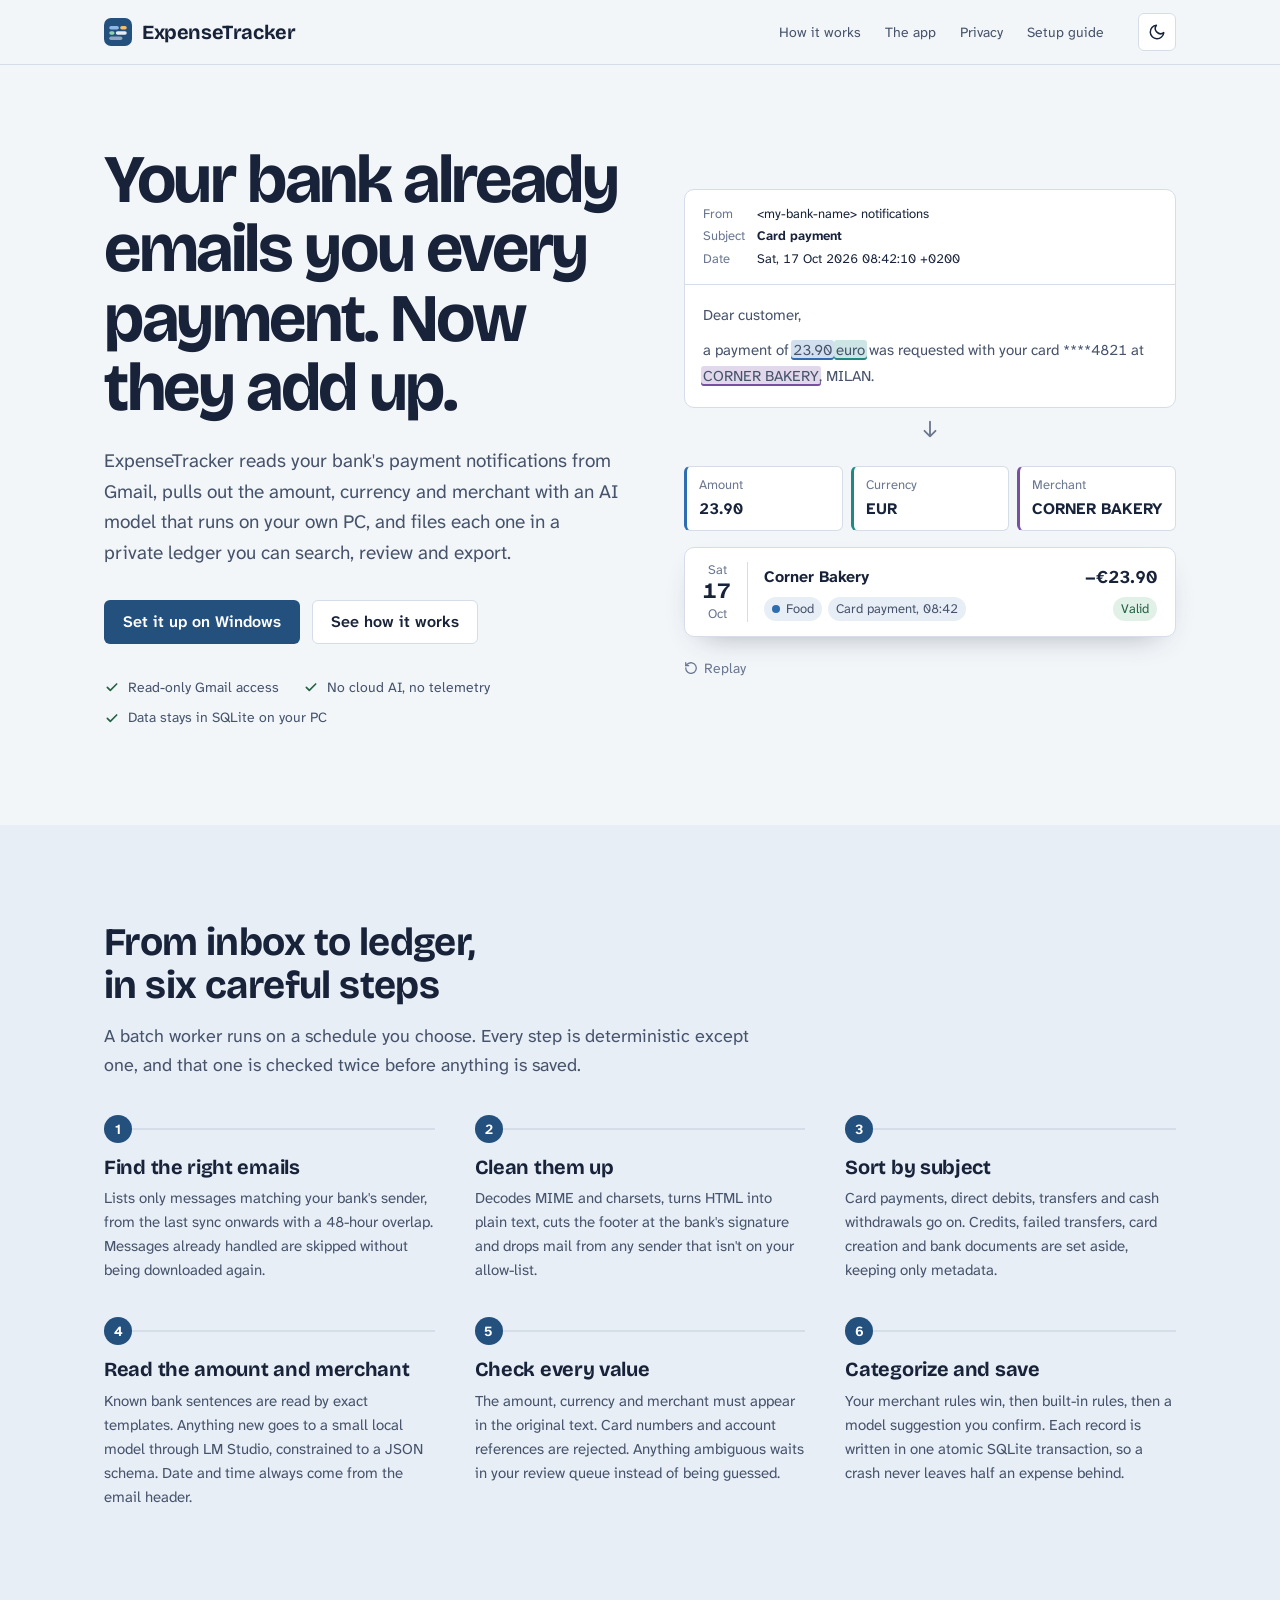
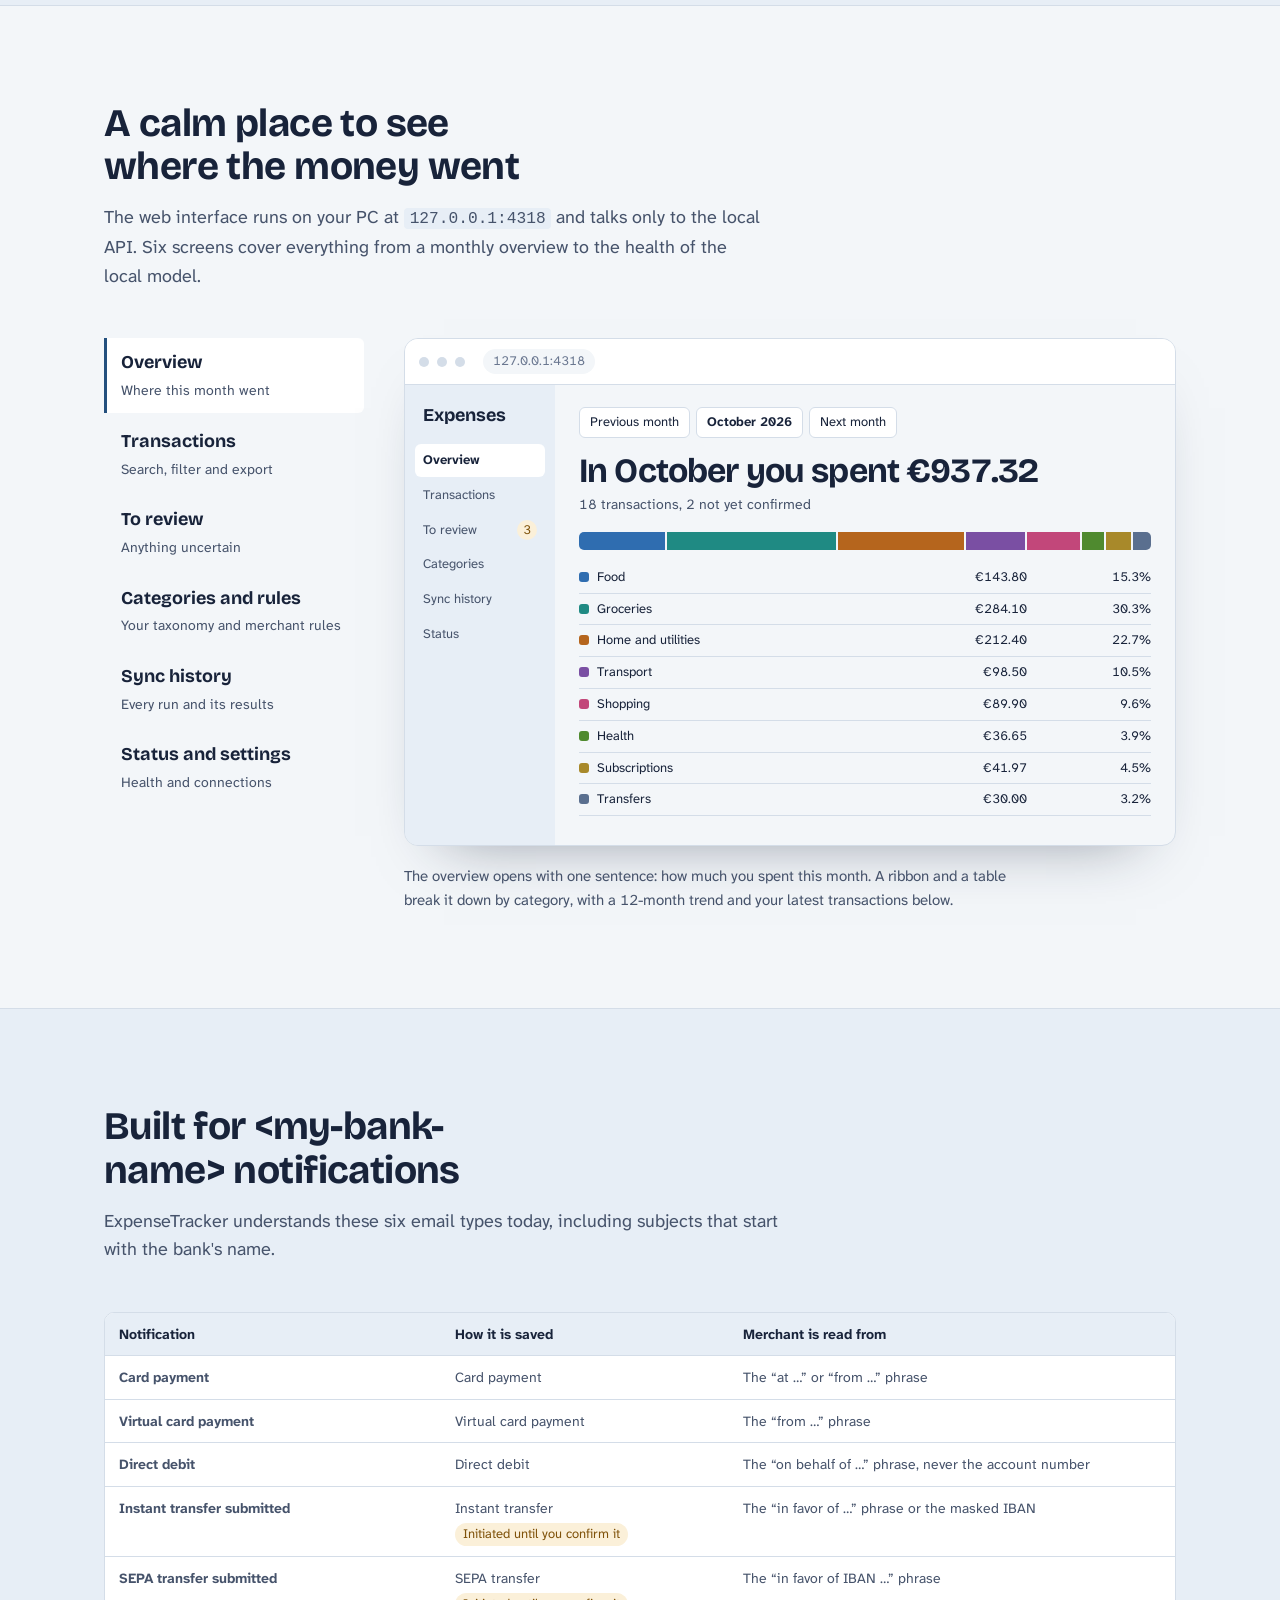
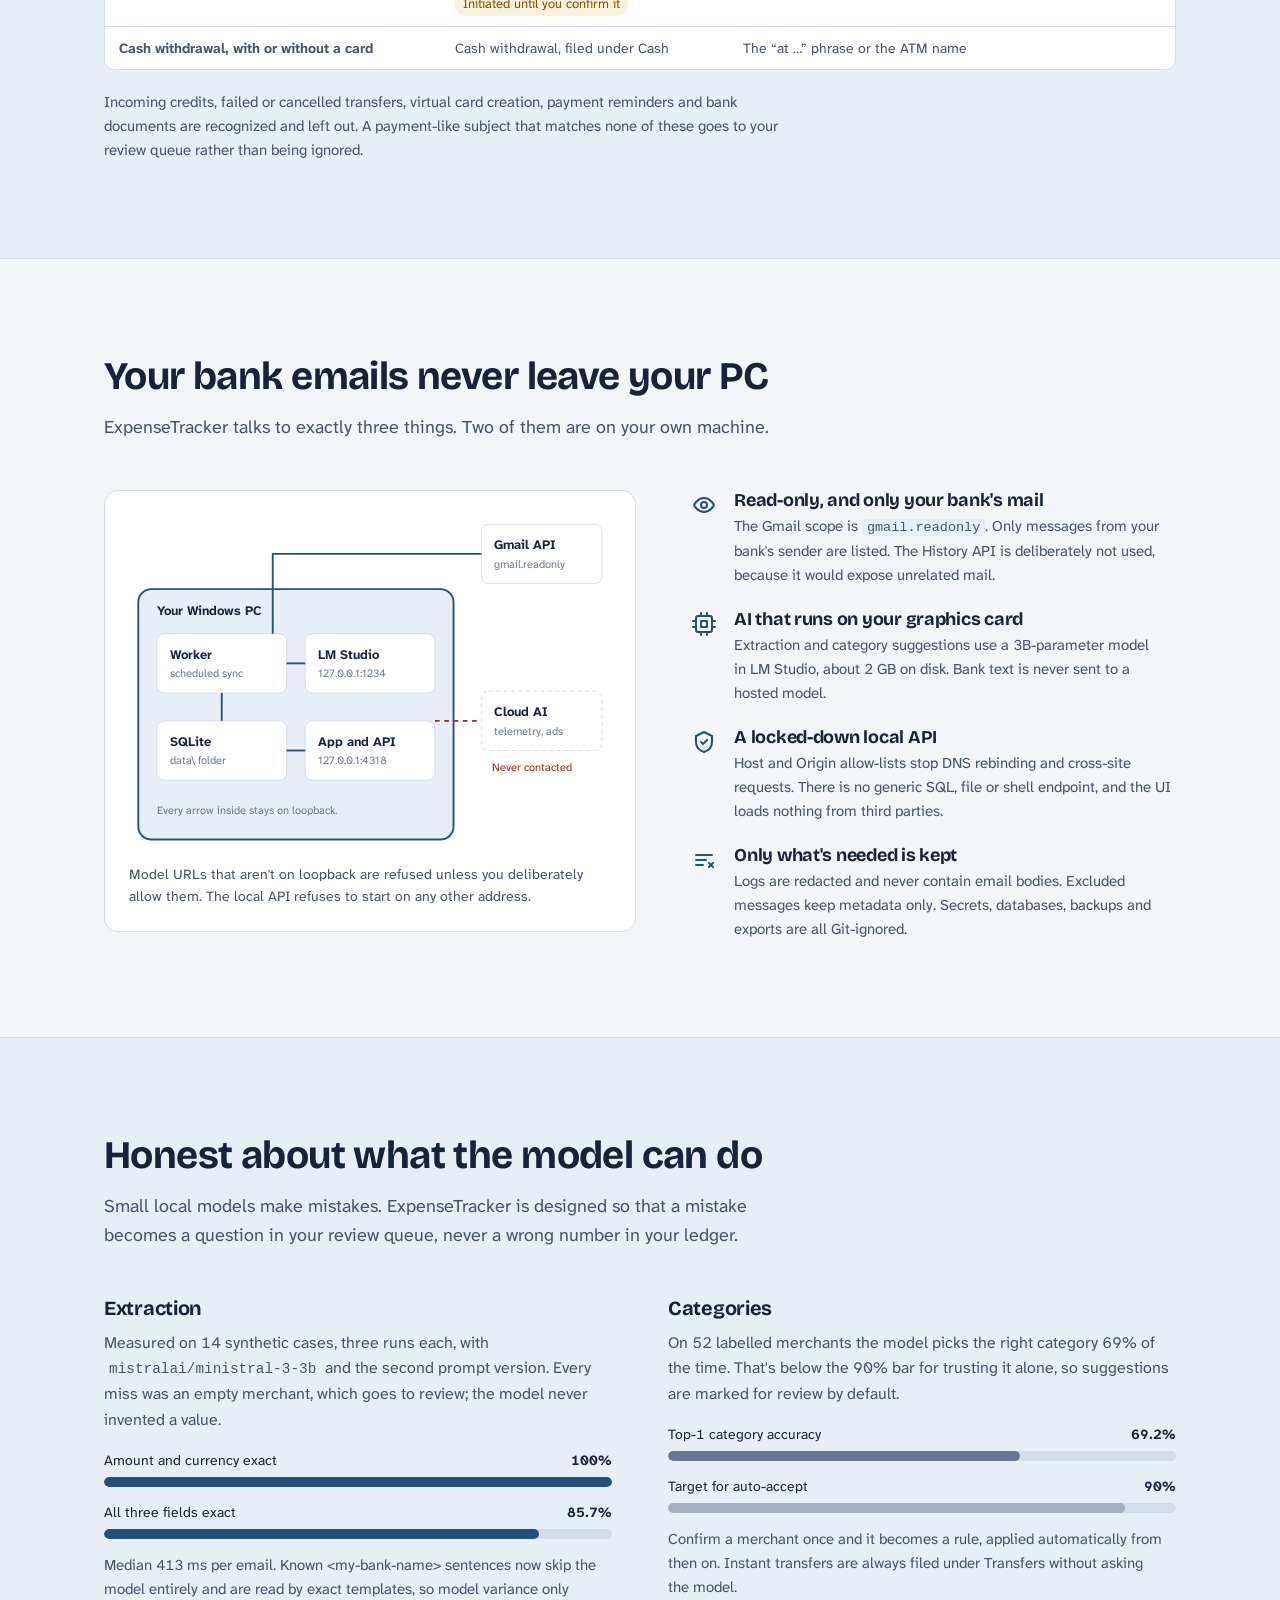
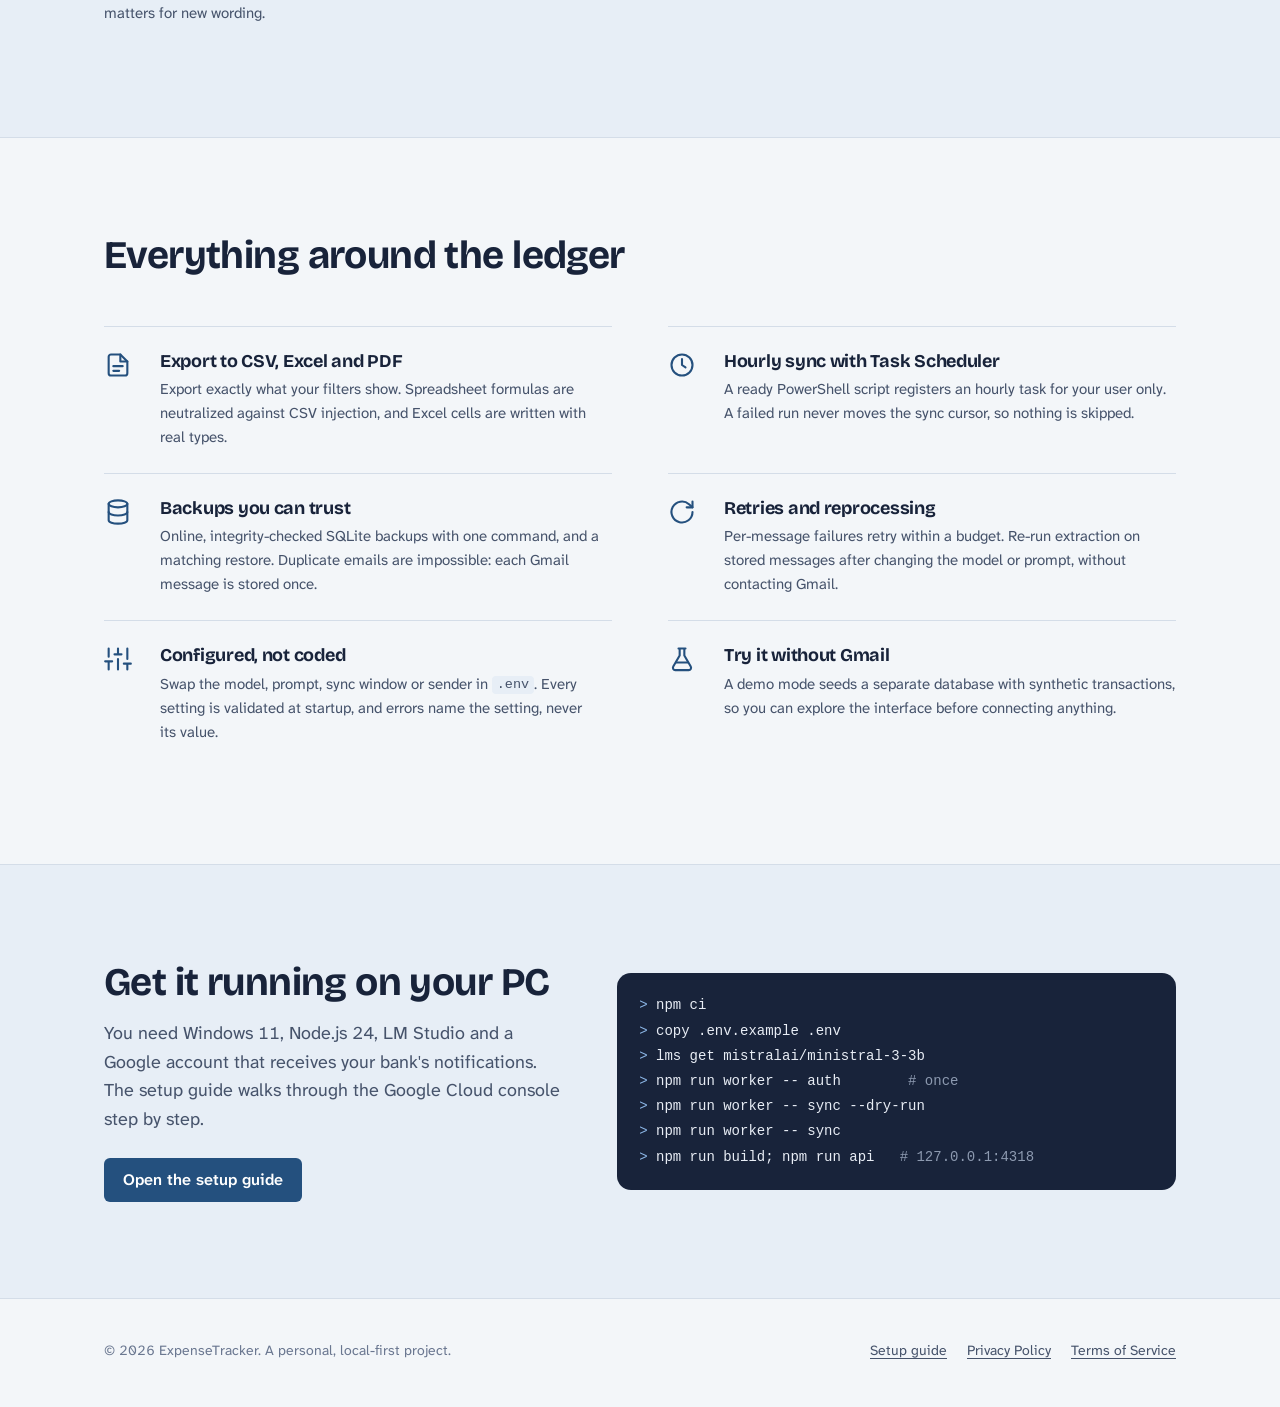
<file: index.html>
<!DOCTYPE html>
<html lang="en">
<head>
  <meta charset="UTF-8">
  <meta name="viewport" content="width=device-width, initial-scale=1.0">
  <title>ExpenseTracker — Your bank emails, turned into a private ledger</title>
  <meta name="description" content="ExpenseTracker is a local-first, privacy-first expense tracker for Windows 11. It reads your bank's payment notifications from Gmail (read-only), extracts each expense with a local AI model, and keeps everything in SQLite on your PC.">
  <meta name="color-scheme" content="light dark">
  <link rel="icon" href="./assets/logo.svg" type="image/svg+xml">
  <script>
    (function () {
      var t;
      try { t = localStorage.getItem('et-theme'); } catch (e) {}
      if (!t) t = window.matchMedia('(prefers-color-scheme: dark)').matches ? 'dark' : 'light';
      document.documentElement.setAttribute('data-theme', t);
    })();
  </script>
  <link rel="preconnect" href="https://fonts.googleapis.com">
  <link rel="preconnect" href="https://fonts.gstatic.com" crossorigin>
  <link rel="stylesheet" href="https://fonts.googleapis.com/css2?family=Atkinson+Hyperlegible+Next:wght@400;700&family=Bricolage+Grotesque:opsz,wght@12..96,600;12..96,700&display=swap">
  <link rel="stylesheet" href="./assets/site.css">
  <link rel="stylesheet" href="./assets/home.css">
</head>

<body>
  <a class="skip" href="#main">Skip to content</a>

  <header class="site-header">
    <div class="wrap">
      <a class="brand" href="./index.html">
        <svg width="28" height="28" viewBox="0 0 32 32" aria-hidden="true"><rect width="32" height="32" rx="8" fill="#24507e"/><rect x="6" y="9" width="11" height="4" rx="2" fill="#8db8e8"/><rect x="18.5" y="9" width="7.5" height="4" rx="2" fill="#f0c06a"/><rect x="6" y="15" width="6" height="4" rx="2" fill="#8fd3ad"/><rect x="13.5" y="15" width="12.5" height="4" rx="2" fill="#e8edf5"/><rect x="6" y="21" width="15" height="4" rx="2" fill="#e8edf5" opacity=".55"/></svg>
        ExpenseTracker
      </a>
      <nav class="nav" aria-label="Main">
        <a href="#how">How it works</a>
        <a href="#tour">The app</a>
        <a href="#privacy">Privacy</a>
        <a href="./setup.html">Setup guide</a>
      </nav>
      <button class="theme-toggle" type="button" data-theme-toggle aria-label="Switch theme">
        <svg class="i-moon" width="18" height="18" viewBox="0 0 24 24" fill="none" stroke="currentColor" stroke-width="2" stroke-linecap="round" stroke-linejoin="round" aria-hidden="true"><path d="M21 12.8A9 9 0 1 1 11.2 3a7 7 0 0 0 9.8 9.8z"/></svg>
        <svg class="i-sun" width="18" height="18" viewBox="0 0 24 24" fill="none" stroke="currentColor" stroke-width="2" stroke-linecap="round" aria-hidden="true"><circle cx="12" cy="12" r="4.5"/><path d="M12 1.5v2.5M12 20v2.5M1.5 12H4M20 12h2.5M4.6 4.6l1.8 1.8M17.6 17.6l1.8 1.8M4.6 19.4l1.8-1.8M17.6 6.4l1.8-1.8"/></svg>
      </button>
    </div>
  </header>

  <main id="main">

    <!-- Hero -->
    <section class="hero" aria-labelledby="hero-title">
      <div class="wrap">
        <div>
          <h1 id="hero-title">Your bank already emails you every payment. Now they add up.</h1>
          <p class="hero-lede">
            ExpenseTracker reads your bank's payment notifications from Gmail, pulls out the amount,
            currency and merchant with an AI model that runs on your own PC, and files each one in a
            private ledger you can search, review and export.
          </p>
          <div class="hero-actions">
            <a class="btn btn-primary" href="./setup.html">Set it up on Windows</a>
            <a class="btn btn-quiet" href="#how">See how it works</a>
          </div>
          <ul class="hero-facts">
            <li><svg width="16" height="16" viewBox="0 0 24 24" fill="none" stroke="currentColor" stroke-width="2.5" stroke-linecap="round" stroke-linejoin="round" aria-hidden="true"><path d="M5 12.5l4.5 4.5L19 7.5"/></svg>Read-only Gmail access</li>
            <li><svg width="16" height="16" viewBox="0 0 24 24" fill="none" stroke="currentColor" stroke-width="2.5" stroke-linecap="round" stroke-linejoin="round" aria-hidden="true"><path d="M5 12.5l4.5 4.5L19 7.5"/></svg>No cloud AI, no telemetry</li>
            <li><svg width="16" height="16" viewBox="0 0 24 24" fill="none" stroke="currentColor" stroke-width="2.5" stroke-linecap="round" stroke-linejoin="round" aria-hidden="true"><path d="M5 12.5l4.5 4.5L19 7.5"/></svg>Data stays in SQLite on your PC</li>
          </ul>
        </div>

        <figure class="demo" id="demo" aria-label="Example: a card payment email becomes a ledger entry">
          <article class="mail">
            <dl class="mail-head">
              <dt>From</dt><dd>&lt;my-bank-name&gt; notifications</dd>
              <dt>Subject</dt><dd class="subject">Card payment</dd>
              <dt>Date</dt><dd>Sat, 17 Oct 2026 08:42:10 +0200</dd>
            </dl>
            <div class="mail-body">
              <p>Dear customer,</p>
              <p>
                a payment of
                <span class="mark m-price">23.90</span> <span class="mark m-cur">euro</span>
                was requested with your card ****4821 at <span class="mark m-merchant">CORNER BAKERY</span>, MILAN.
              </p>
            </div>
          </article>

          <div class="flow" aria-hidden="true">
            <svg width="22" height="22" viewBox="0 0 24 24" fill="none" stroke="currentColor" stroke-width="2" stroke-linecap="round" stroke-linejoin="round"><path d="M12 4v16M6 14l6 6 6-6"/></svg>
          </div>

          <dl class="fields">
            <div class="field" data-k="price"><dt>Amount</dt><dd>23.90</dd></div>
            <div class="field" data-k="currency"><dt>Currency</dt><dd>EUR</dd></div>
            <div class="field" data-k="merchant"><dt>Merchant</dt><dd>CORNER BAKERY</dd></div>
          </dl>

          <div class="row">
            <div class="row-date">Sat<strong>17</strong>Oct</div>
            <div class="row-merchant">Corner Bakery</div>
            <div class="row-amount">−€23.90</div>
            <div class="row-meta">
              <span class="chip"><i class="dot" style="background: var(--c1)"></i>Food</span>
              <span class="chip">Card payment, 08:42</span>
            </div>
            <div class="row-state"><span class="chip state-ok">Valid</span></div>
          </div>

          <button class="replay" type="button" id="replay" hidden>
            <svg width="14" height="14" viewBox="0 0 24 24" fill="none" stroke="currentColor" stroke-width="2.2" stroke-linecap="round" stroke-linejoin="round" aria-hidden="true"><path d="M3 12a9 9 0 1 0 3-6.7L3 8"/><path d="M3 3v5h5"/></svg>
            Replay
          </button>
        </figure>
      </div>
    </section>

    <!-- How it works -->
    <section class="section band" id="how" aria-labelledby="how-title">
      <div class="wrap">
        <div class="section-head">
          <h2 id="how-title">From inbox to ledger, in six careful steps</h2>
          <p>
            A batch worker runs on a schedule you choose. Every step is deterministic except one, and
            that one is checked twice before anything is saved.
          </p>
        </div>

        <ol class="steps">
          <li>
            <h3>Find the right emails</h3>
            <p>
              Lists only messages matching your bank's sender, from the last sync onwards with a
              48-hour overlap. Messages already handled are skipped without being downloaded again.
            </p>
          </li>
          <li>
            <h3>Clean them up</h3>
            <p>
              Decodes MIME and charsets, turns HTML into plain text, cuts the footer at the bank's
              signature and drops mail from any sender that isn't on your allow-list.
            </p>
          </li>
          <li>
            <h3>Sort by subject</h3>
            <p>
              Card payments, direct debits, transfers and cash withdrawals go on. Credits, failed
              transfers, card creation and bank documents are set aside, keeping only metadata.
            </p>
          </li>
          <li>
            <h3>Read the amount and merchant</h3>
            <p>
              Known bank sentences are read by exact templates. Anything new goes to a small local
              model through LM Studio, constrained to a JSON schema. Date and time always come from
              the email header.
            </p>
          </li>
          <li>
            <h3>Check every value</h3>
            <p>
              The amount, currency and merchant must appear in the original text. Card numbers and
              account references are rejected. Anything ambiguous waits in your review queue instead
              of being guessed.
            </p>
          </li>
          <li>
            <h3>Categorize and save</h3>
            <p>
              Your merchant rules win, then built-in rules, then a model suggestion you confirm.
              Each record is written in one atomic SQLite transaction, so a crash never leaves half an
              expense behind.
            </p>
          </li>
        </ol>
      </div>
    </section>

    <!-- Product tour -->
    <section class="section" id="tour" aria-labelledby="tour-title">
      <div class="wrap">
        <div class="section-head">
          <h2 id="tour-title">A calm place to see where the money went</h2>
          <p>
            The web interface runs on your PC at <code>127.0.0.1:4318</code> and talks
            only to the local API. Six screens cover everything from a monthly overview to the health
            of the local model.
          </p>
        </div>

        <div class="tour">
          <div class="tabs" role="tablist" aria-label="App screens" aria-orientation="vertical">
            <button class="tab" role="tab" id="t-over" aria-controls="p-over" aria-selected="true"><strong>Overview</strong><span>Where this month went</span></button>
            <button class="tab" role="tab" id="t-mov" aria-controls="p-mov" aria-selected="false" tabindex="-1"><strong>Transactions</strong><span>Search, filter and export</span></button>
            <button class="tab" role="tab" id="t-rev" aria-controls="p-rev" aria-selected="false" tabindex="-1"><strong>To review</strong><span>Anything uncertain</span></button>
            <button class="tab" role="tab" id="t-cat" aria-controls="p-cat" aria-selected="false" tabindex="-1"><strong>Categories and rules</strong><span>Your taxonomy and merchant rules</span></button>
            <button class="tab" role="tab" id="t-his" aria-controls="p-his" aria-selected="false" tabindex="-1"><strong>Sync history</strong><span>Every run and its results</span></button>
            <button class="tab" role="tab" id="t-set" aria-controls="p-set" aria-selected="false" tabindex="-1"><strong>Status and settings</strong><span>Health and connections</span></button>
          </div>

          <div>
            <div class="screen">
              <div class="screen-bar" aria-hidden="true"><i></i><i></i><i></i><span>127.0.0.1:4318</span></div>
              <div class="screen-body">
                <div class="rail" aria-hidden="true">
                  <b>Expenses</b>
                  <span class="on" data-rail="p-over">Overview</span>
                  <span data-rail="p-mov">Transactions</span>
                  <span data-rail="p-rev">To review <em>3</em></span>
                  <span data-rail="p-cat">Categories</span>
                  <span data-rail="p-his">Sync history</span>
                  <span data-rail="p-set">Status</span>
                </div>

                <!-- Overview -->
                <div class="pane" role="tabpanel" id="p-over" aria-labelledby="t-over">
                  <div class="month-nav"><span>Previous month</span><span class="cur">October 2026</span><span>Next month</span></div>
                  <p class="big-sentence">In October you spent €937.32</p>
                  <p class="sub">18 transactions, 2 not yet confirmed</p>
                  <div class="ribbon" aria-hidden="true">
                    <i style="flex: 143.8; background: var(--c1)"></i>
                    <i style="flex: 284.1; background: var(--c2)"></i>
                    <i style="flex: 212.4; background: var(--c3)"></i>
                    <i style="flex: 98.5; background: var(--c4)"></i>
                    <i style="flex: 89.9; background: var(--c5)"></i>
                    <i style="flex: 36.65; background: var(--c6)"></i>
                    <i style="flex: 41.97; background: var(--c7)"></i>
                    <i style="flex: 30; background: var(--c8)"></i>
                  </div>
                  <table class="legend">
                    <caption class="visually-hidden">Spending by category, October 2026</caption>
                    <tbody>
                      <tr><td><i class="sw" style="background: var(--c1)"></i>Food</td><td>€143.80</td><td>15.3%</td></tr>
                      <tr><td><i class="sw" style="background: var(--c2)"></i>Groceries</td><td>€284.10</td><td>30.3%</td></tr>
                      <tr><td><i class="sw" style="background: var(--c3)"></i>Home and utilities</td><td>€212.40</td><td>22.7%</td></tr>
                      <tr><td><i class="sw" style="background: var(--c4)"></i>Transport</td><td>€98.50</td><td>10.5%</td></tr>
                      <tr><td><i class="sw" style="background: var(--c5)"></i>Shopping</td><td>€89.90</td><td>9.6%</td></tr>
                      <tr><td><i class="sw" style="background: var(--c6)"></i>Health</td><td>€36.65</td><td>3.9%</td></tr>
                      <tr><td><i class="sw" style="background: var(--c7)"></i>Subscriptions</td><td>€41.97</td><td>4.5%</td></tr>
                      <tr><td><i class="sw" style="background: var(--c8)"></i>Transfers</td><td>€30.00</td><td>3.2%</td></tr>
                    </tbody>
                  </table>
                </div>

                <!-- Transactions -->
                <div class="pane" role="tabpanel" id="p-mov" aria-labelledby="t-mov" hidden>
                  <h4>Transactions</h4>
                  <p class="sub">Search, filter and sort. Export what you see as CSV, Excel or PDF.</p>
                  <div class="filters"><span>October 2026</span><span>All categories</span><span>All types</span><span>Search merchant</span><span>Export</span></div>
                  <table class="mini-table">
                    <thead><tr><th>Date</th><th>Merchant</th><th>Category</th><th class="num">Amount</th></tr></thead>
                    <tbody>
                      <tr><td>Oct 17, 08:42</td><td>Corner Bakery</td><td>Food</td><td class="num">€23.90</td></tr>
                      <tr><td>Oct 16, 19:05</td><td>FreshMart</td><td>Groceries</td><td class="num">€64.37</td></tr>
                      <tr><td>Oct 15, 07:58</td><td>City Transit</td><td>Transport</td><td class="num">€2.20</td></tr>
                      <tr><td>Oct 14, 00:00</td><td>Power &amp; Light Co.</td><td>Home and utilities</td><td class="num">€71.40</td></tr>
                      <tr><td>Oct 12, 13:16</td><td>Central Pharmacy</td><td>Health</td><td class="num">€12.85</td></tr>
                      <tr><td>Oct 10, 21:30</td><td>Netflix</td><td>Subscriptions</td><td class="num">€13.99</td></tr>
                    </tbody>
                  </table>
                </div>

                <!-- To review -->
                <div class="pane" role="tabpanel" id="p-rev" aria-labelledby="t-rev" hidden>
                  <h4>To review</h4>
                  <p class="sub">Anything the pipeline wasn't sure about. Nothing here is guessed.</p>
                  <div class="card-list">
                    <div class="review-card">
                      <b>Direct debit</b>
                      <p>Merchant missing from the model's answer. Fill it in from the email text shown beside it.</p>
                      <div class="acts"><span class="fake-btn pri">Save transaction</span><span class="fake-btn">Ignore email</span></div>
                    </div>
                    <div class="review-card">
                      <b>Online Marketplace, suggested: Shopping</b>
                      <p>Confirm the category once and apply it to all 4 transactions from this merchant, with a rule for the future.</p>
                      <div class="acts"><span class="fake-btn pri">Confirm for all</span><span class="fake-btn">Choose another</span></div>
                    </div>
                    <div class="review-card">
                      <b>Instant transfer, €150.00</b>
                      <p>Initiated, not yet settled. Confirm once the transfer has gone through.</p>
                      <div class="acts"><span class="fake-btn pri">Confirm</span></div>
                    </div>
                  </div>
                </div>

                <!-- Categories -->
                <div class="pane" role="tabpanel" id="p-cat" aria-labelledby="t-cat" hidden>
                  <h4>Categories and rules</h4>
                  <p class="sub">An editable set of categories, plus rules that always beat the model.</p>
                  <table class="mini-table" style="margin-bottom: 12px">
                    <thead><tr><th>Category</th><th>Description</th></tr></thead>
                    <tbody>
                      <tr><td>Food</td><td>Restaurants, cafés, food delivery</td></tr>
                      <tr><td>Groceries</td><td>Supermarkets, discount stores, markets</td></tr>
                      <tr><td>Home and utilities</td><td>Rent, electricity, gas, internet</td></tr>
                      <tr><td>Subscriptions</td><td>Streaming, software, gym</td></tr>
                    </tbody>
                  </table>
                  <table class="mini-table">
                    <thead><tr><th>If the merchant is</th><th>Then the category is</th></tr></thead>
                    <tbody>
                      <tr><td>FRESHMART</td><td>Groceries</td></tr>
                      <tr><td>NETFLIX.COM</td><td>Subscriptions</td></tr>
                    </tbody>
                  </table>
                </div>

                <!-- Sync history -->
                <div class="pane" role="tabpanel" id="p-his" aria-labelledby="t-his" hidden>
                  <h4>Sync history</h4>
                  <p class="sub">Every sync, with what it found and what it did with it.</p>
                  <table class="mini-table">
                    <thead><tr><th>Started</th><th class="num">Emails</th><th class="num">Saved</th><th class="num">To review</th><th>Result</th></tr></thead>
                    <tbody>
                      <tr><td>Oct 18, 09:00</td><td class="num">3</td><td class="num">3</td><td class="num">0</td><td>Completata</td></tr>
                      <tr><td>Oct 18, 08:00</td><td class="num">1</td><td class="num">0</td><td class="num">1</td><td>Completata</td></tr>
                      <tr><td>Oct 18, 07:00</td><td class="num">0</td><td class="num">0</td><td class="num">0</td><td>Completata</td></tr>
                      <tr><td>Oct 17, 23:00</td><td class="num">2</td><td class="num">1</td><td class="num">0</td><td>Model unavailable</td></tr>
                    </tbody>
                  </table>
                </div>

                <!-- Status -->
                <div class="pane" role="tabpanel" id="p-set" aria-labelledby="t-set" hidden>
                  <h4>Status and settings</h4>
                  <p class="sub">Connect Gmail and start the local model without opening a terminal.</p>
                  <dl class="kv">
                    <dt>Gmail</dt><dd><span class="chip state-ok">Connected</span> read-only</dd>
                    <dt>LM Studio</dt><dd><span class="chip state-ok">Running</span> 127.0.0.1:1234</dd>
                    <dt>Model</dt><dd>mistralai/ministral-3-3b</dd>
                    <dt>Database</dt><dd>data\expense-tracker.db</dd>
                    <dt>Last sync</dt><dd>Today at 09:00</dd>
                  </dl>
                  <div class="acts" style="display: flex; flex-wrap: wrap; gap: 6px; font-size: var(--t-xs)">
                    <span class="fake-btn pri">Sync now</span><span class="fake-btn">Re-authorize</span>
                  </div>
                </div>
              </div>
            </div>
            <p class="tour-caption" id="tour-caption">
              The overview opens with one sentence: how much you spent this month. A ribbon and a table
              break it down by category, with a 12-month trend and your latest transactions below.
            </p>
          </div>
        </div>
      </div>
    </section>

    <!-- Supported notifications -->
    <section class="section band" id="banks" aria-labelledby="banks-title">
      <div class="wrap">
        <div class="section-head">
          <h2 id="banks-title">Built for &lt;my-bank-name&gt; notifications</h2>
          <p>
            ExpenseTracker understands these six email types today, including subjects that start with
            the bank's name.
          </p>
        </div>

        <div class="table-scroll">
          <table class="data">
            <thead>
              <tr><th scope="col">Notification</th><th scope="col">How it is saved</th><th scope="col">Merchant is read from</th></tr>
            </thead>
            <tbody>
              <tr><td class="subject">Card payment</td><td>Card payment</td><td>The “at …” or “from …” phrase</td></tr>
              <tr><td class="subject">Virtual card payment</td><td>Virtual card payment</td><td>The “from …” phrase</td></tr>
              <tr><td class="subject">Direct debit</td><td>Direct debit</td><td>The “on behalf of …” phrase, never the account number</td></tr>
              <tr><td class="subject">Instant transfer submitted</td><td>Instant transfer<br><span class="pill-note">Initiated until you confirm it</span></td><td>The “in favor of …” phrase or the masked IBAN</td></tr>
              <tr><td class="subject">SEPA transfer submitted</td><td>SEPA transfer<br><span class="pill-note">Initiated until you confirm it</span></td><td>The “in favor of IBAN …” phrase</td></tr>
              <tr><td class="subject">Cash withdrawal, with or without a card</td><td>Cash withdrawal, filed under Cash</td><td>The “at …” phrase or the ATM name</td></tr>
            </tbody>
          </table>
        </div>
        <p class="excluded">
          Incoming credits, failed or cancelled transfers, virtual card creation, payment reminders and
          bank documents are recognized and left out. A payment-like subject that matches none of these
          goes to your review queue rather than being ignored.
        </p>
      </div>
    </section>

    <!-- Privacy -->
    <section class="section" id="privacy" aria-labelledby="privacy-title">
      <div class="wrap">
        <div class="section-head">
          <h2 id="privacy-title">Your bank emails never leave your PC</h2>
          <p>
            ExpenseTracker talks to exactly three things. Two of them are on your own machine.
          </p>
        </div>

        <div class="privacy-grid">
          <figure class="netmap">
            <svg viewBox="0 0 520 360" role="img" aria-labelledby="net-title net-desc">
              <title id="net-title">Network connections</title>
              <desc id="net-desc">Your PC contains the worker, the local API on port 4318 and LM Studio on port 1234. The only outside connection is a read-only link to the Gmail API. Hosted AI and telemetry are not used.</desc>
              <rect class="pc" x="10" y="80" width="340" height="270" rx="14" stroke-width="2"/>
              <text class="t" x="30" y="108">Your Windows PC</text>
              <rect class="box" x="30" y="128" width="140" height="64" rx="8"/>
              <text class="t" x="44" y="155">Worker</text>
              <text class="s" x="44" y="175">scheduled sync</text>
              <rect class="box" x="190" y="128" width="140" height="64" rx="8"/>
              <text class="t" x="204" y="155">LM Studio</text>
              <text class="s" x="204" y="175">127.0.0.1:1234</text>
              <rect class="box" x="30" y="222" width="140" height="64" rx="8"/>
              <text class="t" x="44" y="249">SQLite</text>
              <text class="s" x="44" y="269">data\ folder</text>
              <rect class="box" x="190" y="222" width="140" height="64" rx="8"/>
              <text class="t" x="204" y="249">App and API</text>
              <text class="s" x="204" y="269">127.0.0.1:4318</text>
              <path class="lnk" d="M170 160h20"/>
              <path class="lnk" d="M100 192v30"/>
              <path class="lnk" d="M170 254h20"/>
              <text class="s" x="30" y="322">Every arrow inside stays on loopback.</text>

              <rect class="box" x="380" y="10" width="130" height="64" rx="8"/>
              <text class="t" x="394" y="37">Gmail API</text>
              <text class="s" x="394" y="57">gmail.readonly</text>
              <path class="lnk" d="M155 128V42h225"/>

              <rect class="box" x="380" y="190" width="130" height="64" rx="8" stroke-dasharray="4 4"/>
              <text class="t" x="394" y="217">Cloud AI</text>
              <text class="s" x="394" y="237">telemetry, ads</text>
              <path class="no" d="M330 222h50"/>
              <text class="no-t" x="392" y="276">Never contacted</text>
            </svg>
            <figcaption>
              Model URLs that aren't on loopback are refused unless you deliberately allow them. The
              local API refuses to start on any other address.
            </figcaption>
          </figure>

          <ul class="guarantees">
            <li>
              <svg width="24" height="24" viewBox="0 0 24 24" fill="none" stroke="currentColor" stroke-width="2" stroke-linecap="round" stroke-linejoin="round" aria-hidden="true"><path d="M2 12s3.5-7 10-7 10 7 10 7-3.5 7-10 7S2 12 2 12z"/><circle cx="12" cy="12" r="3"/></svg>
              <div>
                <h3>Read-only, and only your bank's mail</h3>
                <p>The Gmail scope is <code>gmail.readonly</code>. Only messages from your bank's sender are listed. The History API is deliberately not used, because it would expose unrelated mail.</p>
              </div>
            </li>
            <li>
              <svg width="24" height="24" viewBox="0 0 24 24" fill="none" stroke="currentColor" stroke-width="2" stroke-linecap="round" stroke-linejoin="round" aria-hidden="true"><rect x="4" y="4" width="16" height="16" rx="2"/><path d="M9 9h6v6H9z"/><path d="M9 1v3M15 1v3M9 20v3M15 20v3M1 9h3M1 15h3M20 9h3M20 15h3"/></svg>
              <div>
                <h3>AI that runs on your graphics card</h3>
                <p>Extraction and category suggestions use a 3B-parameter model in LM Studio, about 2 GB on disk. Bank text is never sent to a hosted model.</p>
              </div>
            </li>
            <li>
              <svg width="24" height="24" viewBox="0 0 24 24" fill="none" stroke="currentColor" stroke-width="2" stroke-linecap="round" stroke-linejoin="round" aria-hidden="true"><path d="M12 2l8 4v6c0 5-3.5 8.5-8 10-4.5-1.5-8-5-8-10V6z"/><path d="M9 12l2 2 4-4"/></svg>
              <div>
                <h3>A locked-down local API</h3>
                <p>Host and Origin allow-lists stop DNS rebinding and cross-site requests. There is no generic SQL, file or shell endpoint, and the UI loads nothing from third parties.</p>
              </div>
            </li>
            <li>
              <svg width="24" height="24" viewBox="0 0 24 24" fill="none" stroke="currentColor" stroke-width="2" stroke-linecap="round" stroke-linejoin="round" aria-hidden="true"><path d="M4 7h16M4 12h10M4 17h7"/><path d="M17 15l4 4M21 15l-4 4"/></svg>
              <div>
                <h3>Only what's needed is kept</h3>
                <p>Logs are redacted and never contain email bodies. Excluded messages keep metadata only. Secrets, databases, backups and exports are all Git-ignored.</p>
              </div>
            </li>
          </ul>
        </div>
      </div>
    </section>

    <!-- Accuracy -->
    <section class="section band" id="accuracy" aria-labelledby="accuracy-title">
      <div class="wrap">
        <div class="section-head">
          <h2 id="accuracy-title">Honest about what the model can do</h2>
          <p>
            Small local models make mistakes. ExpenseTracker is designed so that a mistake becomes a
            question in your review queue, never a wrong number in your ledger.
          </p>
        </div>

        <div class="accuracy">
          <div>
            <h3>Extraction</h3>
            <p>
              Measured on 14 synthetic cases, three runs each, with <code>mistralai/ministral-3-3b</code>
              and the second prompt version. Every miss was an empty merchant, which goes to review; the
              model never invented a value.
            </p>
            <div class="meter">
              <div class="meter-head"><span>Amount and currency exact</span><b>100%</b></div>
              <div class="meter-track"><i style="width: 100%"></i></div>
            </div>
            <div class="meter">
              <div class="meter-head"><span>All three fields exact</span><b>85.7%</b></div>
              <div class="meter-track"><i style="width: 85.7%"></i></div>
            </div>
            <p style="font-size: 15px">
              Median 413 ms per email. Known &lt;my-bank-name&gt; sentences now skip the model entirely and are read
              by exact templates, so model variance only matters for new wording.
            </p>
          </div>
          <div>
            <h3>Categories</h3>
            <p>
              On 52 labelled merchants the model picks the right category 69% of the time. That's below
              the 90% bar for trusting it alone, so suggestions are marked for review by default.
            </p>
            <div class="meter">
              <div class="meter-head"><span>Top-1 category accuracy</span><b>69.2%</b></div>
              <div class="meter-track"><i class="weak" style="width: 69.2%"></i></div>
            </div>
            <div class="meter">
              <div class="meter-head"><span>Target for auto-accept</span><b>90%</b></div>
              <div class="meter-track"><i class="weak" style="width: 90%; opacity: 0.45"></i></div>
            </div>
            <p style="font-size: 15px">
              Confirm a merchant once and it becomes a rule, applied automatically from then on. Instant
              transfers are always filed under Transfers without asking the model.
            </p>
          </div>
        </div>
      </div>
    </section>

    <!-- Toolkit -->
    <section class="section" id="more" aria-labelledby="more-title">
      <div class="wrap">
        <div class="section-head">
          <h2 id="more-title">Everything around the ledger</h2>
        </div>

        <div class="toolkit">
          <div class="tool">
            <svg width="28" height="28" viewBox="0 0 24 24" fill="none" stroke="currentColor" stroke-width="1.8" stroke-linecap="round" stroke-linejoin="round" aria-hidden="true"><path d="M14 3H6a2 2 0 0 0-2 2v14a2 2 0 0 0 2 2h12a2 2 0 0 0 2-2V9z"/><path d="M14 3v6h6M8 13h8M8 17h5"/></svg>
            <div>
              <h3>Export to CSV, Excel and PDF</h3>
              <p>Export exactly what your filters show. Spreadsheet formulas are neutralized against CSV injection, and Excel cells are written with real types.</p>
            </div>
          </div>
          <div class="tool">
            <svg width="28" height="28" viewBox="0 0 24 24" fill="none" stroke="currentColor" stroke-width="1.8" stroke-linecap="round" stroke-linejoin="round" aria-hidden="true"><circle cx="12" cy="12" r="9"/><path d="M12 7v5l3 2"/></svg>
            <div>
              <h3>Hourly sync with Task Scheduler</h3>
              <p>A ready PowerShell script registers an hourly task for your user only. A failed run never moves the sync cursor, so nothing is skipped.</p>
            </div>
          </div>
          <div class="tool">
            <svg width="28" height="28" viewBox="0 0 24 24" fill="none" stroke="currentColor" stroke-width="1.8" stroke-linecap="round" stroke-linejoin="round" aria-hidden="true"><ellipse cx="12" cy="5" rx="8" ry="3"/><path d="M4 5v14c0 1.7 3.6 3 8 3s8-1.3 8-3V5"/><path d="M4 12c0 1.7 3.6 3 8 3s8-1.3 8-3"/></svg>
            <div>
              <h3>Backups you can trust</h3>
              <p>Online, integrity-checked SQLite backups with one command, and a matching restore. Duplicate emails are impossible: each Gmail message is stored once.</p>
            </div>
          </div>
          <div class="tool">
            <svg width="28" height="28" viewBox="0 0 24 24" fill="none" stroke="currentColor" stroke-width="1.8" stroke-linecap="round" stroke-linejoin="round" aria-hidden="true"><path d="M21 12a9 9 0 1 1-3-6.7L21 8"/><path d="M21 3v5h-5"/></svg>
            <div>
              <h3>Retries and reprocessing</h3>
              <p>Per-message failures retry within a budget. Re-run extraction on stored messages after changing the model or prompt, without contacting Gmail.</p>
            </div>
          </div>
          <div class="tool">
            <svg width="28" height="28" viewBox="0 0 24 24" fill="none" stroke="currentColor" stroke-width="1.8" stroke-linecap="round" stroke-linejoin="round" aria-hidden="true"><path d="M4 21v-7M4 10V3M12 21v-9M12 8V3M20 21v-5M20 12V3M1 14h6M9 8h6M17 16h6"/></svg>
            <div>
              <h3>Configured, not coded</h3>
              <p>Swap the model, prompt, sync window or sender in <code>.env</code>. Every setting is validated at startup, and errors name the setting, never its value.</p>
            </div>
          </div>
          <div class="tool">
            <svg width="28" height="28" viewBox="0 0 24 24" fill="none" stroke="currentColor" stroke-width="1.8" stroke-linecap="round" stroke-linejoin="round" aria-hidden="true"><path d="M9 3h6M10 3v6L4.5 18.5A2 2 0 0 0 6.2 21.5h11.6a2 2 0 0 0 1.7-3L14 9V3"/><path d="M7 15h10"/></svg>
            <div>
              <h3>Try it without Gmail</h3>
              <p>A demo mode seeds a separate database with synthetic transactions, so you can explore the interface before connecting anything.</p>
            </div>
          </div>
        </div>
      </div>
    </section>

    <!-- Get started -->
    <section class="section band" id="start" aria-labelledby="start-title">
      <div class="wrap start">
        <div>
          <h2 id="start-title">Get it running on your PC</h2>
          <p>
            You need Windows 11, Node.js 24, LM Studio and a Google account that receives your bank's
            notifications. The setup guide walks through the Google Cloud console step by step.
          </p>
          <a class="btn btn-primary" href="./setup.html">Open the setup guide</a>
        </div>
        <pre class="console" aria-label="Quick start commands"><span class="p">&gt; </span>npm ci
<span class="p">&gt; </span>copy .env.example .env
<span class="p">&gt; </span>lms get mistralai/ministral-3-3b
<span class="p">&gt; </span>npm run worker -- auth        <span class="c"># once</span>
<span class="p">&gt; </span>npm run worker -- sync --dry-run
<span class="p">&gt; </span>npm run worker -- sync
<span class="p">&gt; </span>npm run build; npm run api   <span class="c"># 127.0.0.1:4318</span></pre>
      </div>
    </section>
  </main>

  <footer class="site-footer">
    <div class="wrap">
      <p>&copy; <span data-year>2026</span> ExpenseTracker. A personal, local-first project.</p>
      <nav aria-label="Footer">
        <a href="./setup.html">Setup guide</a>
        <a href="./privacy.html">Privacy Policy</a>
        <a href="./terms.html">Terms of Service</a>
      </nav>
    </div>
  </footer>

  <script src="./assets/theme.js"></script>
  <script src="./assets/home.js"></script>
</body>
</html>
</file>
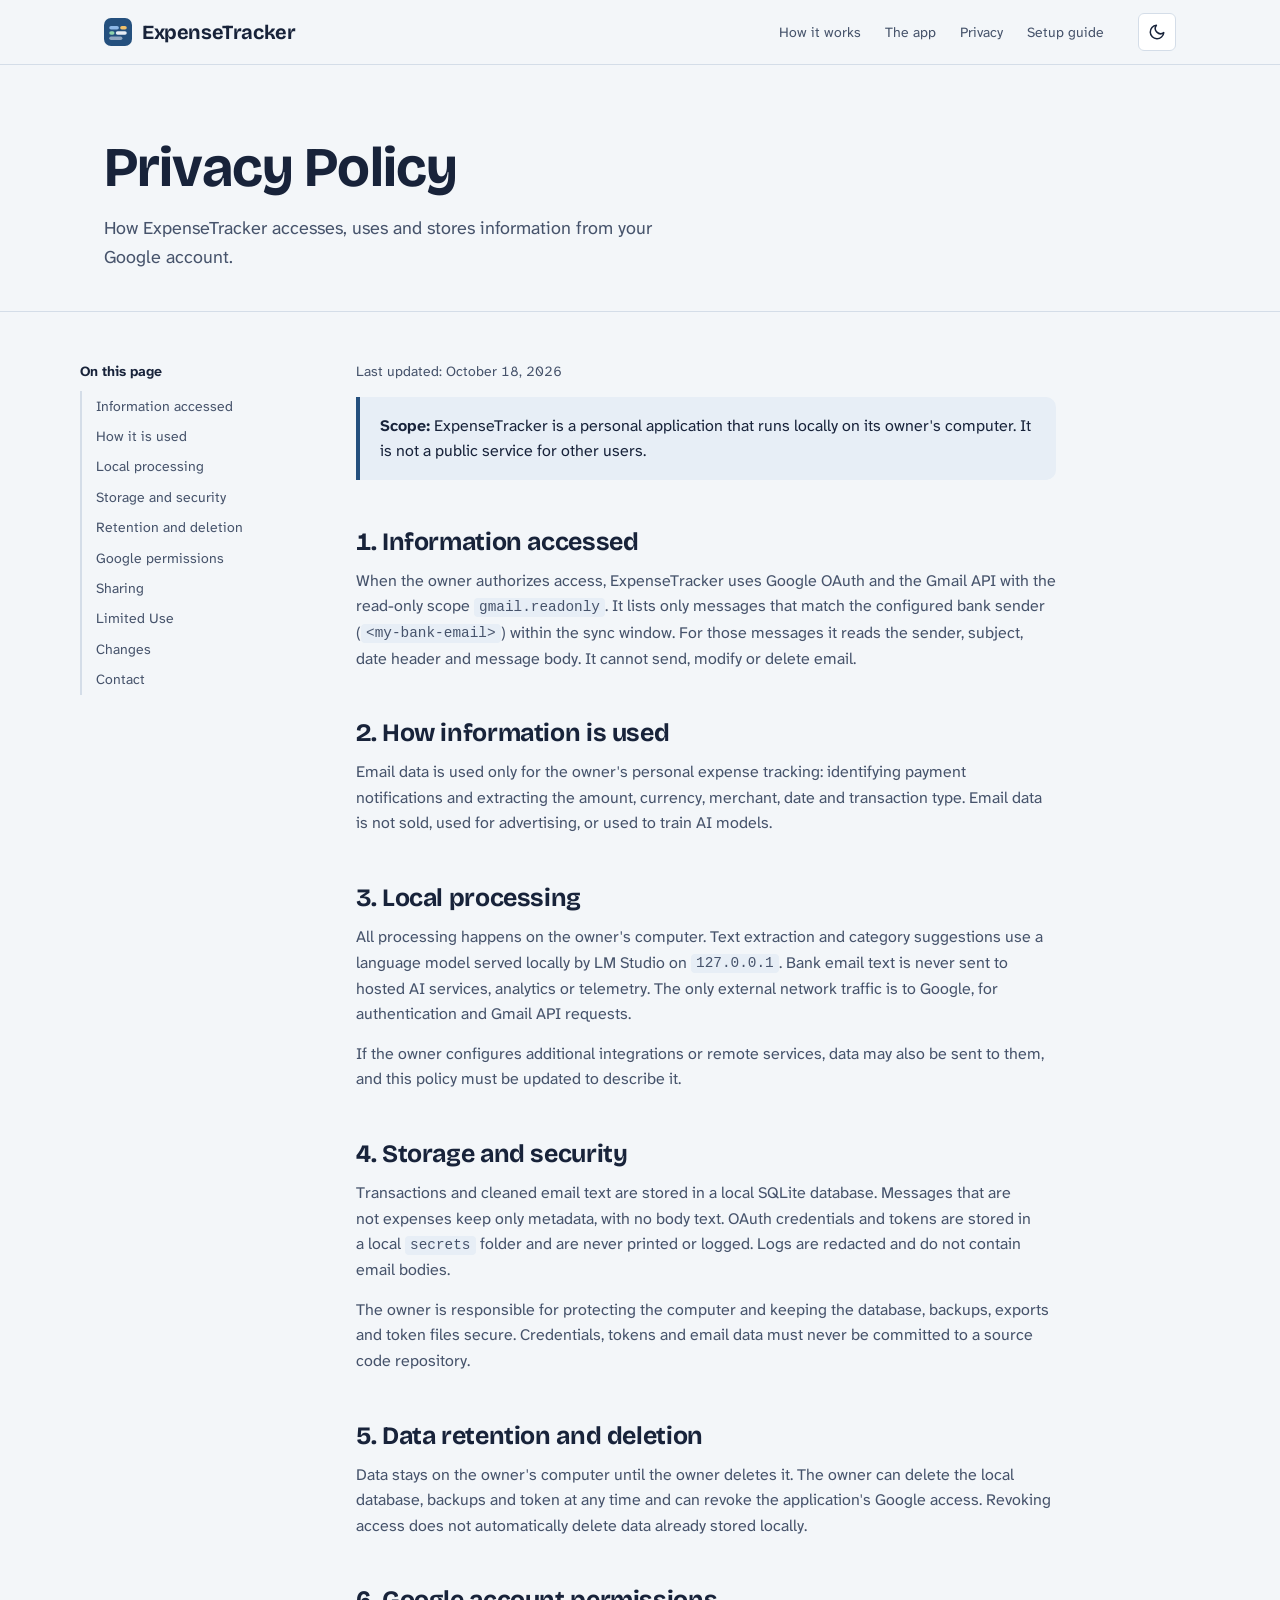
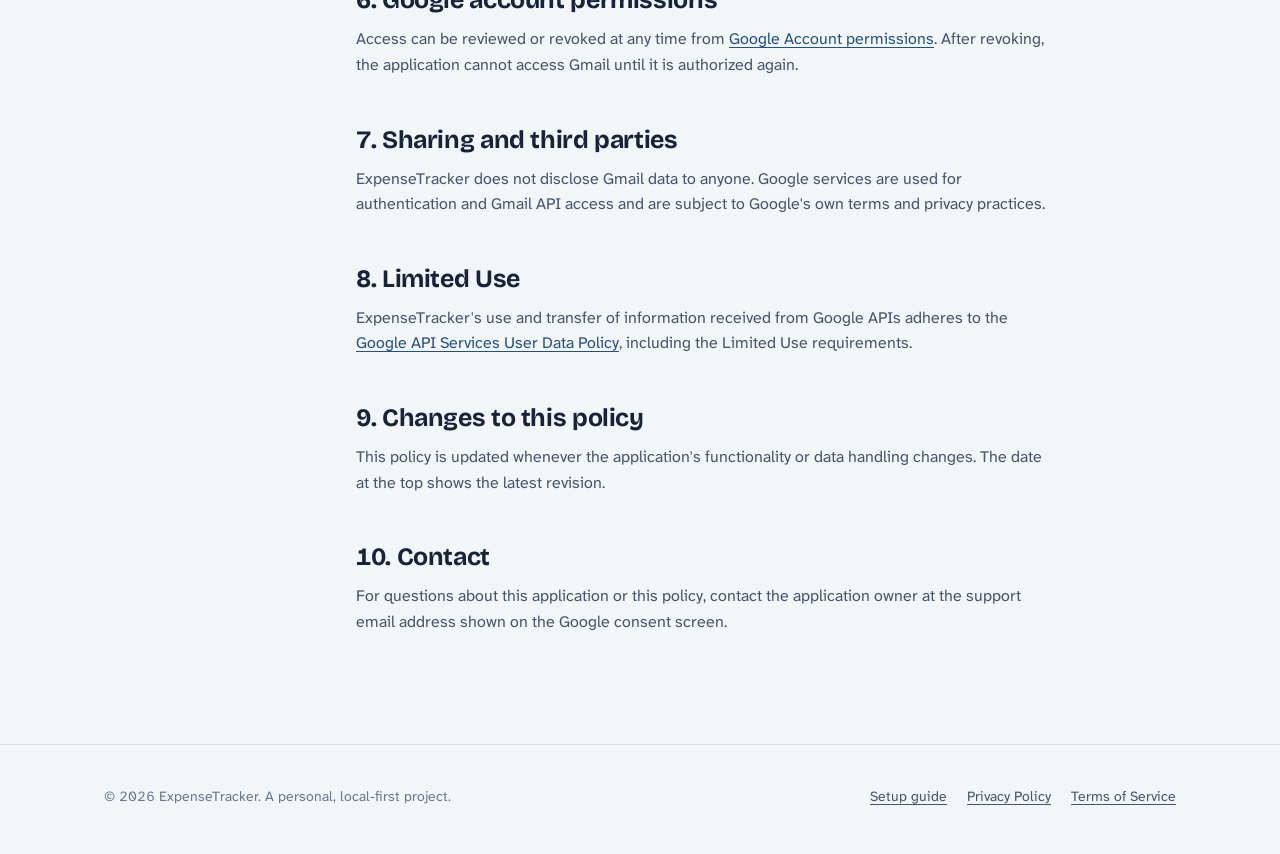
<file: privacy.html>
<!DOCTYPE html>
<html lang="en">
<head>
  <meta charset="UTF-8">
  <meta name="viewport" content="width=device-width, initial-scale=1.0">
  <title>Privacy Policy — ExpenseTracker</title>
  <meta name="description" content="Privacy policy for the personal ExpenseTracker application.">
  <meta name="color-scheme" content="light dark">
  <link rel="icon" href="./assets/logo.svg" type="image/svg+xml">
  <script>
    (function () {
      var t;
      try { t = localStorage.getItem('et-theme'); } catch (e) {}
      if (!t) t = window.matchMedia('(prefers-color-scheme: dark)').matches ? 'dark' : 'light';
      document.documentElement.setAttribute('data-theme', t);
    })();
  </script>
  <link rel="preconnect" href="https://fonts.googleapis.com">
  <link rel="preconnect" href="https://fonts.gstatic.com" crossorigin>
  <link rel="stylesheet" href="https://fonts.googleapis.com/css2?family=Atkinson+Hyperlegible+Next:wght@400;700&family=Bricolage+Grotesque:opsz,wght@12..96,600;12..96,700&display=swap">
  <link rel="stylesheet" href="./assets/site.css">
</head>

<body>
  <a class="skip" href="#main">Skip to content</a>

  <header class="site-header">
    <div class="wrap">
      <a class="brand" href="./index.html">
        <svg width="28" height="28" viewBox="0 0 32 32" aria-hidden="true"><rect width="32" height="32" rx="8" fill="#24507e"/><rect x="6" y="9" width="11" height="4" rx="2" fill="#8db8e8"/><rect x="18.5" y="9" width="7.5" height="4" rx="2" fill="#f0c06a"/><rect x="6" y="15" width="6" height="4" rx="2" fill="#8fd3ad"/><rect x="13.5" y="15" width="12.5" height="4" rx="2" fill="#e8edf5"/><rect x="6" y="21" width="15" height="4" rx="2" fill="#e8edf5" opacity=".55"/></svg>
        ExpenseTracker
      </a>
      <nav class="nav" aria-label="Main">
        <a href="./index.html#how">How it works</a>
        <a href="./index.html#tour">The app</a>
        <a href="./index.html#privacy">Privacy</a>
        <a href="./setup.html">Setup guide</a>
      </nav>
      <button class="theme-toggle" type="button" data-theme-toggle aria-label="Switch theme">
        <svg class="i-moon" width="18" height="18" viewBox="0 0 24 24" fill="none" stroke="currentColor" stroke-width="2" stroke-linecap="round" stroke-linejoin="round" aria-hidden="true"><path d="M21 12.8A9 9 0 1 1 11.2 3a7 7 0 0 0 9.8 9.8z"/></svg>
        <svg class="i-sun" width="18" height="18" viewBox="0 0 24 24" fill="none" stroke="currentColor" stroke-width="2" stroke-linecap="round" aria-hidden="true"><circle cx="12" cy="12" r="4.5"/><path d="M12 1.5v2.5M12 20v2.5M1.5 12H4M20 12h2.5M4.6 4.6l1.8 1.8M17.6 17.6l1.8 1.8M4.6 19.4l1.8-1.8M17.6 6.4l1.8-1.8"/></svg>
      </button>
    </div>
  </header>

  <main id="main">
    <section class="page-hero">
      <div class="wrap">
        <h1>Privacy Policy</h1>
        <p>How ExpenseTracker accesses, uses and stores information from your Google account.</p>
      </div>
    </section>

    <div class="wrap prose-layout">
      <nav class="toc" aria-label="On this page">
        <p>On this page</p>
        <ol>
          <li><a href="#accessed">Information accessed</a></li>
          <li><a href="#use">How it is used</a></li>
          <li><a href="#processing">Local processing</a></li>
          <li><a href="#storage">Storage and security</a></li>
          <li><a href="#retention">Retention and deletion</a></li>
          <li><a href="#permissions">Google permissions</a></li>
          <li><a href="#sharing">Sharing</a></li>
          <li><a href="#limited-use">Limited Use</a></li>
          <li><a href="#changes">Changes</a></li>
          <li><a href="#contact">Contact</a></li>
        </ol>
      </nav>

      <article class="prose">
        <p class="meta">Last updated: October 18, 2026</p>

        <div class="notice">
          <strong>Scope:</strong> ExpenseTracker is a personal application that runs locally on its owner's
          computer. It is not a public service for other users.
        </div>

        <h2 id="accessed">1. Information accessed</h2>
        <p>
          When the owner authorizes access, ExpenseTracker uses Google OAuth and the Gmail API with the
          read-only scope <code>gmail.readonly</code>. It lists only messages that match the configured
          bank sender (<code>&lt;my-bank-email&gt;</code>) within the sync window. For those
          messages it reads the sender, subject, date header and message body. It cannot send, modify or
          delete email.
        </p>

        <h2 id="use">2. How information is used</h2>
        <p>
          Email data is used only for the owner's personal expense tracking: identifying payment
          notifications and extracting the amount, currency, merchant, date and transaction type. Email
          data is not sold, used for advertising, or used to train AI models.
        </p>

        <h2 id="processing">3. Local processing</h2>
        <p>
          All processing happens on the owner's computer. Text extraction and category suggestions use a
          language model served locally by LM Studio on <code>127.0.0.1</code>. Bank email text is never
          sent to hosted AI services, analytics or telemetry. The only external network traffic is to
          Google, for authentication and Gmail API requests.
        </p>
        <p>
          If the owner configures additional integrations or remote services, data may also be sent to
          them, and this policy must be updated to describe it.
        </p>

        <h2 id="storage">4. Storage and security</h2>
        <p>
          Transactions and cleaned email text are stored in a local SQLite database. Messages that are not
          expenses keep only metadata, with no body text. OAuth credentials and tokens are stored in a local
          <code>secrets</code> folder and are never printed or logged. Logs are redacted and do not contain
          email bodies.
        </p>
        <p>
          The owner is responsible for protecting the computer and keeping the database, backups, exports
          and token files secure. Credentials, tokens and email data must never be committed to a source
          code repository.
        </p>

        <h2 id="retention">5. Data retention and deletion</h2>
        <p>
          Data stays on the owner's computer until the owner deletes it. The owner can delete the local
          database, backups and token at any time and can revoke the application's Google access.
          Revoking access does not automatically delete data already stored locally.
        </p>

        <h2 id="permissions">6. Google account permissions</h2>
        <p>
          Access can be reviewed or revoked at any time from
          <a href="https://myaccount.google.com/permissions" target="_blank" rel="noopener noreferrer">Google Account permissions</a>.
          After revoking, the application cannot access Gmail until it is authorized again.
        </p>

        <h2 id="sharing">7. Sharing and third parties</h2>
        <p>
          ExpenseTracker does not disclose Gmail data to anyone. Google services are used for
          authentication and Gmail API access and are subject to Google's own terms and privacy practices.
        </p>

        <h2 id="limited-use">8. Limited Use</h2>
        <p>
          ExpenseTracker's use and transfer of information received from Google APIs adheres to the
          <a href="https://developers.google.com/terms/api-services-user-data-policy" target="_blank" rel="noopener noreferrer">Google API Services User Data Policy</a>,
          including the Limited Use requirements.
        </p>

        <h2 id="changes">9. Changes to this policy</h2>
        <p>
          This policy is updated whenever the application's functionality or data handling changes. The
          date at the top shows the latest revision.
        </p>

        <h2 id="contact">10. Contact</h2>
        <p>
          For questions about this application or this policy, contact the application owner at the
          support email address shown on the Google consent screen.
        </p>
      </article>
    </div>
  </main>

  <footer class="site-footer">
    <div class="wrap">
      <p>&copy; <span data-year>2026</span> ExpenseTracker. A personal, local-first project.</p>
      <nav aria-label="Footer">
        <a href="./setup.html">Setup guide</a>
        <a href="./privacy.html" aria-current="page">Privacy Policy</a>
        <a href="./terms.html">Terms of Service</a>
      </nav>
    </div>
  </footer>

  <script src="./assets/theme.js"></script>
</body>
</html>
</file>
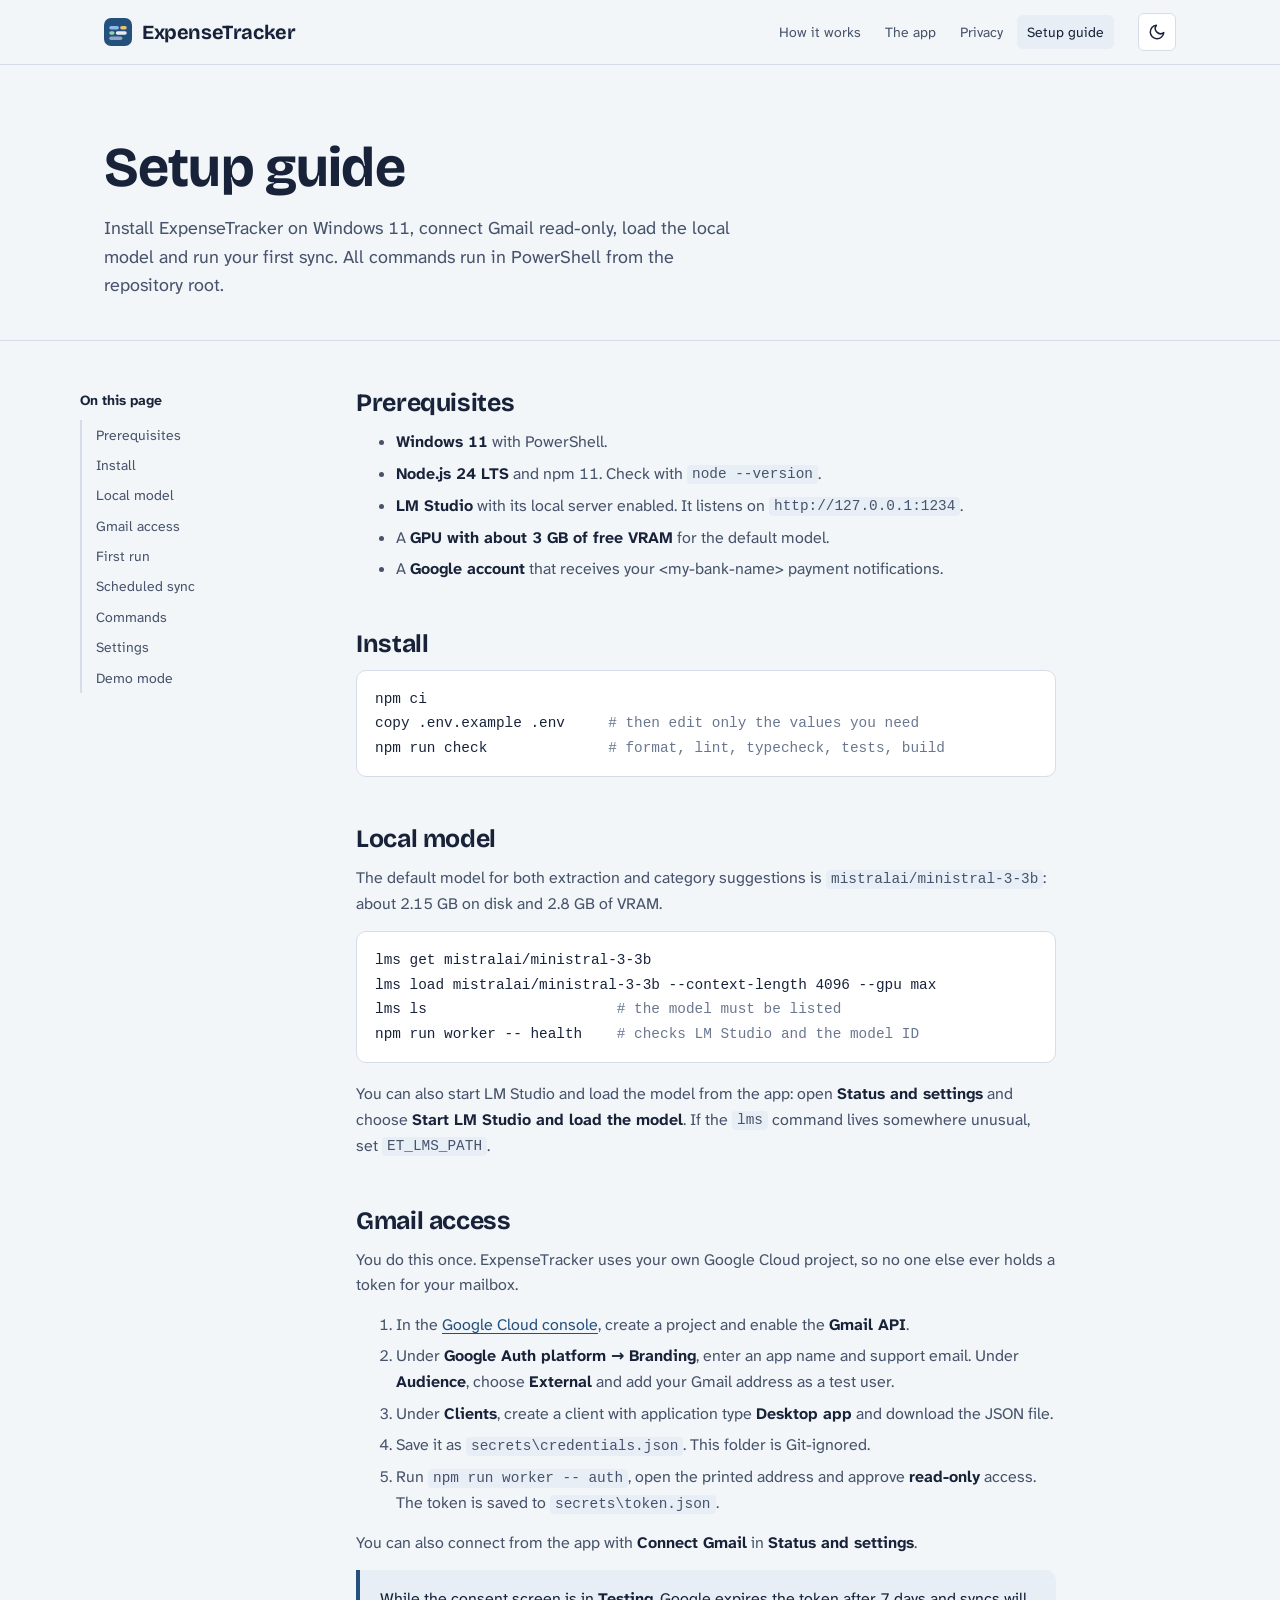
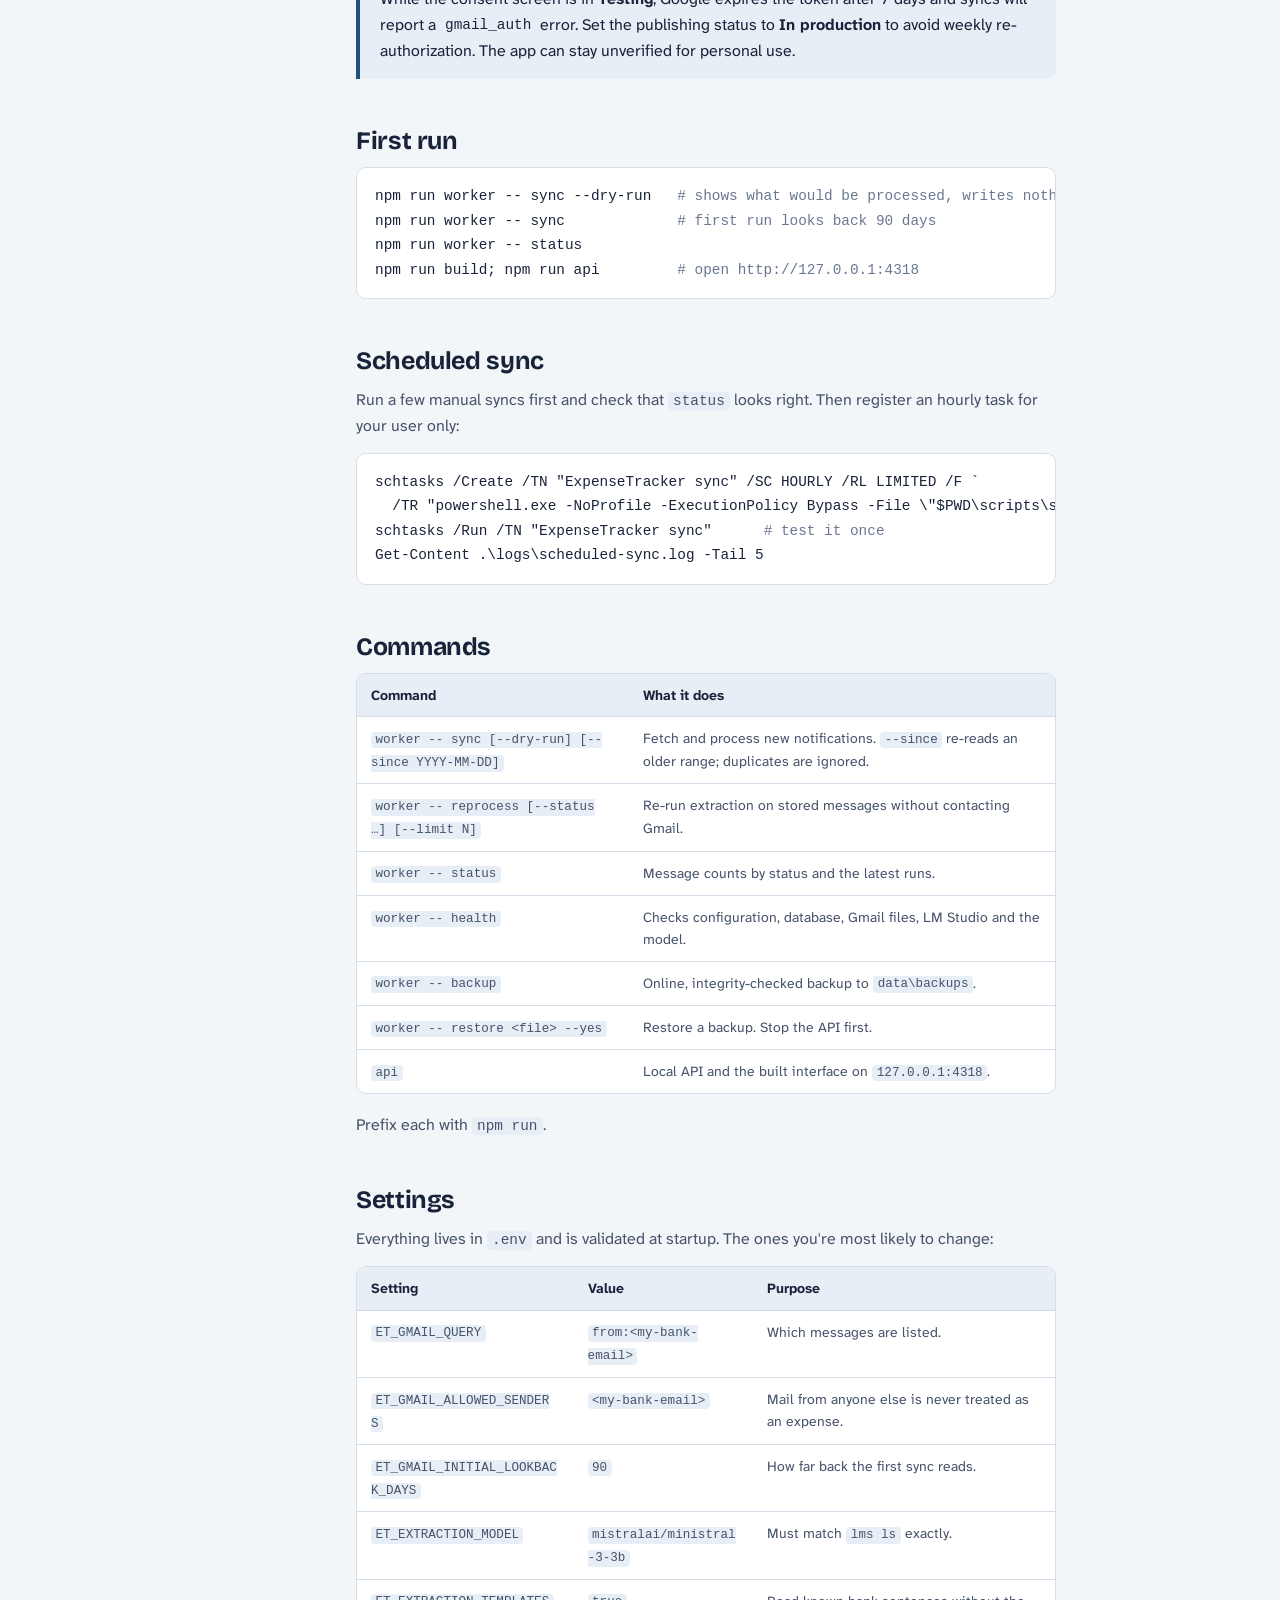
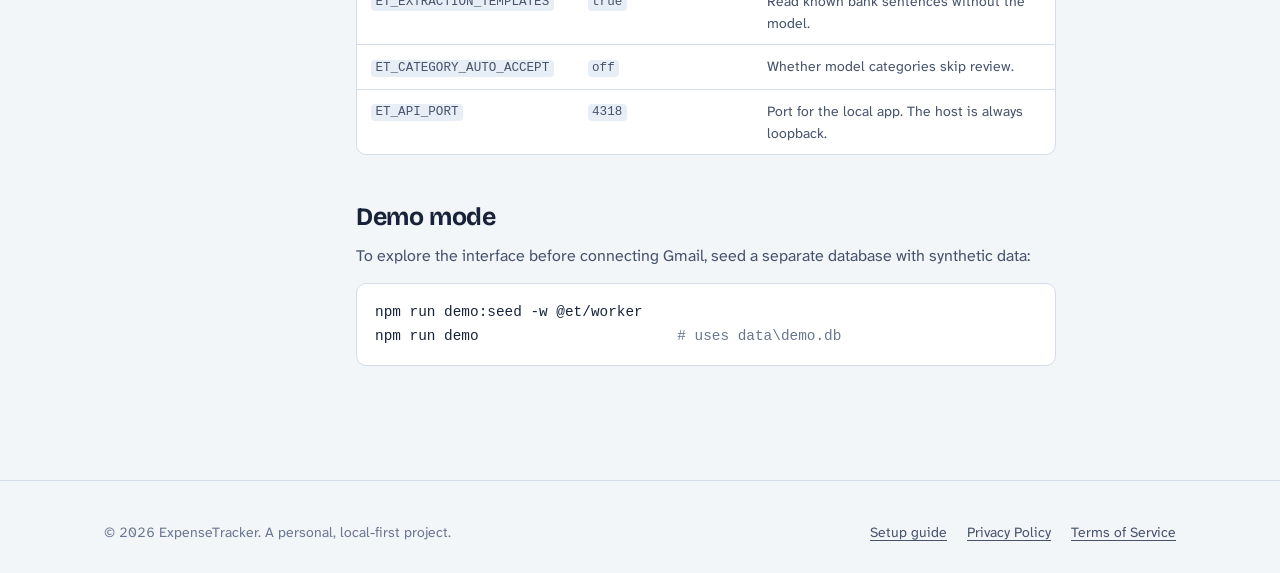
<file: setup.html>
<!DOCTYPE html>
<html lang="en">
<head>
  <meta charset="UTF-8">
  <meta name="viewport" content="width=device-width, initial-scale=1.0">
  <title>Setup guide — ExpenseTracker</title>
  <meta name="description" content="Install ExpenseTracker on Windows 11: connect Gmail read-only, load the local model and run your first sync.">
  <meta name="color-scheme" content="light dark">
  <link rel="icon" href="./assets/logo.svg" type="image/svg+xml">
  <script>
    (function () {
      var t;
      try { t = localStorage.getItem('et-theme'); } catch (e) {}
      if (!t) t = window.matchMedia('(prefers-color-scheme: dark)').matches ? 'dark' : 'light';
      document.documentElement.setAttribute('data-theme', t);
    })();
  </script>
  <link rel="preconnect" href="https://fonts.googleapis.com">
  <link rel="preconnect" href="https://fonts.gstatic.com" crossorigin>
  <link rel="stylesheet" href="https://fonts.googleapis.com/css2?family=Atkinson+Hyperlegible+Next:wght@400;700&family=Bricolage+Grotesque:opsz,wght@12..96,600;12..96,700&display=swap">
  <link rel="stylesheet" href="./assets/site.css">
</head>

<body>
  <a class="skip" href="#main">Skip to content</a>

  <header class="site-header">
    <div class="wrap">
      <a class="brand" href="./index.html">
        <svg width="28" height="28" viewBox="0 0 32 32" aria-hidden="true"><rect width="32" height="32" rx="8" fill="#24507e"/><rect x="6" y="9" width="11" height="4" rx="2" fill="#8db8e8"/><rect x="18.5" y="9" width="7.5" height="4" rx="2" fill="#f0c06a"/><rect x="6" y="15" width="6" height="4" rx="2" fill="#8fd3ad"/><rect x="13.5" y="15" width="12.5" height="4" rx="2" fill="#e8edf5"/><rect x="6" y="21" width="15" height="4" rx="2" fill="#e8edf5" opacity=".55"/></svg>
        ExpenseTracker
      </a>
      <nav class="nav" aria-label="Main">
        <a href="./index.html#how">How it works</a>
        <a href="./index.html#tour">The app</a>
        <a href="./index.html#privacy">Privacy</a>
        <a href="./setup.html" aria-current="page">Setup guide</a>
      </nav>
      <button class="theme-toggle" type="button" data-theme-toggle aria-label="Switch theme">
        <svg class="i-moon" width="18" height="18" viewBox="0 0 24 24" fill="none" stroke="currentColor" stroke-width="2" stroke-linecap="round" stroke-linejoin="round" aria-hidden="true"><path d="M21 12.8A9 9 0 1 1 11.2 3a7 7 0 0 0 9.8 9.8z"/></svg>
        <svg class="i-sun" width="18" height="18" viewBox="0 0 24 24" fill="none" stroke="currentColor" stroke-width="2" stroke-linecap="round" aria-hidden="true"><circle cx="12" cy="12" r="4.5"/><path d="M12 1.5v2.5M12 20v2.5M1.5 12H4M20 12h2.5M4.6 4.6l1.8 1.8M17.6 17.6l1.8 1.8M4.6 19.4l1.8-1.8M17.6 6.4l1.8-1.8"/></svg>
      </button>
    </div>
  </header>

  <main id="main">
    <section class="page-hero">
      <div class="wrap">
        <h1>Setup guide</h1>
        <p>Install ExpenseTracker on Windows 11, connect Gmail read-only, load the local model and run your first sync. All commands run in PowerShell from the repository root.</p>
      </div>
    </section>

    <div class="wrap prose-layout">
      <nav class="toc" aria-label="On this page">
        <p>On this page</p>
        <ol>
          <li><a href="#prerequisites">Prerequisites</a></li>
          <li><a href="#install">Install</a></li>
          <li><a href="#model">Local model</a></li>
          <li><a href="#gmail">Gmail access</a></li>
          <li><a href="#first-run">First run</a></li>
          <li><a href="#schedule">Scheduled sync</a></li>
          <li><a href="#commands">Commands</a></li>
          <li><a href="#settings">Settings</a></li>
          <li><a href="#demo">Demo mode</a></li>
        </ol>
      </nav>

      <article class="prose">
        <h2 id="prerequisites">Prerequisites</h2>
        <ul>
          <li><strong>Windows 11</strong> with PowerShell.</li>
          <li><strong>Node.js 24 LTS</strong> and npm 11. Check with <code>node --version</code>.</li>
          <li><strong>LM Studio</strong> with its local server enabled. It listens on <code>http://127.0.0.1:1234</code>.</li>
          <li>A <strong>GPU with about 3 GB of free VRAM</strong> for the default model.</li>
          <li>A <strong>Google account</strong> that receives your &lt;my-bank-name&gt; payment notifications.</li>
        </ul>

        <h2 id="install">Install</h2>
        <pre class="term">npm ci
copy .env.example .env     <span class="c"># then edit only the values you need</span>
npm run check              <span class="c"># format, lint, typecheck, tests, build</span></pre>

        <h2 id="model">Local model</h2>
        <p>The default model for both extraction and category suggestions is <code>mistralai/ministral-3-3b</code>: about 2.15 GB on disk and 2.8 GB of VRAM.</p>
        <pre class="term">lms get mistralai/ministral-3-3b
lms load mistralai/ministral-3-3b --context-length 4096 --gpu max
lms ls                      <span class="c"># the model must be listed</span>
npm run worker -- health    <span class="c"># checks LM Studio and the model ID</span></pre>
        <p>You can also start LM Studio and load the model from the app: open <strong>Status and settings</strong> and choose <strong>Start LM Studio and load the model</strong>. If the <code>lms</code> command lives somewhere unusual, set <code>ET_LMS_PATH</code>.</p>

        <h2 id="gmail">Gmail access</h2>
        <p>You do this once. ExpenseTracker uses your own Google Cloud project, so no one else ever holds a token for your mailbox.</p>
        <ol>
          <li>In the <a href="https://console.cloud.google.com/" target="_blank" rel="noopener noreferrer">Google Cloud console</a>, create a project and enable the <strong>Gmail API</strong>.</li>
          <li>Under <strong>Google Auth platform → Branding</strong>, enter an app name and support email. Under <strong>Audience</strong>, choose <strong>External</strong> and add your Gmail address as a test user.</li>
          <li>Under <strong>Clients</strong>, create a client with application type <strong>Desktop app</strong> and download the JSON file.</li>
          <li>Save it as <code>secrets\credentials.json</code>. This folder is Git-ignored.</li>
          <li>Run <code>npm run worker -- auth</code>, open the printed address and approve <strong>read-only</strong> access. The token is saved to <code>secrets\token.json</code>.</li>
        </ol>
        <p>You can also connect from the app with <strong>Connect Gmail</strong> in <strong>Status and settings</strong>.</p>
        <div class="notice">
          While the consent screen is in <strong>Testing</strong>, Google expires the token after 7 days and syncs will report a <code>gmail_auth</code> error. Set the publishing status to <strong>In production</strong> to avoid weekly re-authorization. The app can stay unverified for personal use.
        </div>

        <h2 id="first-run">First run</h2>
        <pre class="term">npm run worker -- sync --dry-run   <span class="c"># shows what would be processed, writes nothing</span>
npm run worker -- sync             <span class="c"># first run looks back 90 days</span>
npm run worker -- status
npm run build; npm run api         <span class="c"># open http://127.0.0.1:4318</span></pre>

        <h2 id="schedule">Scheduled sync</h2>
        <p>Run a few manual syncs first and check that <code>status</code> looks right. Then register an hourly task for your user only:</p>
        <pre class="term">schtasks /Create /TN "ExpenseTracker sync" /SC HOURLY /RL LIMITED /F `
  /TR "powershell.exe -NoProfile -ExecutionPolicy Bypass -File \"$PWD\scripts\scheduled-sync.ps1\""
schtasks /Run /TN "ExpenseTracker sync"      <span class="c"># test it once</span>
Get-Content .\logs\scheduled-sync.log -Tail 5</pre>

        <h2 id="commands">Commands</h2>
        <div class="table-scroll">
          <table class="data">
            <thead><tr><th scope="col">Command</th><th scope="col">What it does</th></tr></thead>
            <tbody>
              <tr><td><code>worker -- sync [--dry-run] [--since YYYY-MM-DD]</code></td><td>Fetch and process new notifications. <code>--since</code> re-reads an older range; duplicates are ignored.</td></tr>
              <tr><td><code>worker -- reprocess [--status …] [--limit N]</code></td><td>Re-run extraction on stored messages without contacting Gmail.</td></tr>
              <tr><td><code>worker -- status</code></td><td>Message counts by status and the latest runs.</td></tr>
              <tr><td><code>worker -- health</code></td><td>Checks configuration, database, Gmail files, LM Studio and the model.</td></tr>
              <tr><td><code>worker -- backup</code></td><td>Online, integrity-checked backup to <code>data\backups</code>.</td></tr>
              <tr><td><code>worker -- restore &lt;file&gt; --yes</code></td><td>Restore a backup. Stop the API first.</td></tr>
              <tr><td><code>api</code></td><td>Local API and the built interface on <code>127.0.0.1:4318</code>.</td></tr>
            </tbody>
          </table>
        </div>
        <p>Prefix each with <code>npm run</code>.</p>

        <h2 id="settings">Settings</h2>
        <p>Everything lives in <code>.env</code> and is validated at startup. The ones you're most likely to change:</p>
        <div class="table-scroll">
          <table class="data">
            <thead><tr><th scope="col">Setting</th><th scope="col">Value</th><th scope="col">Purpose</th></tr></thead>
            <tbody>
              <tr><td><code>ET_GMAIL_QUERY</code></td><td><code>from:&lt;my-bank-email&gt;</code></td><td>Which messages are listed.</td></tr>
              <tr><td><code>ET_GMAIL_ALLOWED_SENDERS</code></td><td><code>&lt;my-bank-email&gt;</code></td><td>Mail from anyone else is never treated as an expense.</td></tr>
              <tr><td><code>ET_GMAIL_INITIAL_LOOKBACK_DAYS</code></td><td><code>90</code></td><td>How far back the first sync reads.</td></tr>
              <tr><td><code>ET_EXTRACTION_MODEL</code></td><td><code>mistralai/ministral-3-3b</code></td><td>Must match <code>lms ls</code> exactly.</td></tr>
              <tr><td><code>ET_EXTRACTION_TEMPLATES</code></td><td><code>true</code></td><td>Read known bank sentences without the model.</td></tr>
              <tr><td><code>ET_CATEGORY_AUTO_ACCEPT</code></td><td><code>off</code></td><td>Whether model categories skip review.</td></tr>
              <tr><td><code>ET_API_PORT</code></td><td><code>4318</code></td><td>Port for the local app. The host is always loopback.</td></tr>
            </tbody>
          </table>
        </div>

        <h2 id="demo">Demo mode</h2>
        <p>To explore the interface before connecting Gmail, seed a separate database with synthetic data:</p>
        <pre class="term">npm run demo:seed -w @et/worker
npm run demo                       <span class="c"># uses data\demo.db</span></pre>
      </article>
    </div>
  </main>

  <footer class="site-footer">
    <div class="wrap">
      <p>&copy; <span data-year>2026</span> ExpenseTracker. A personal, local-first project.</p>
      <nav aria-label="Footer">
        <a href="./setup.html" aria-current="page">Setup guide</a>
        <a href="./privacy.html">Privacy Policy</a>
        <a href="./terms.html">Terms of Service</a>
      </nav>
    </div>
  </footer>

  <script src="./assets/theme.js"></script>
</body>
</html>
</file>
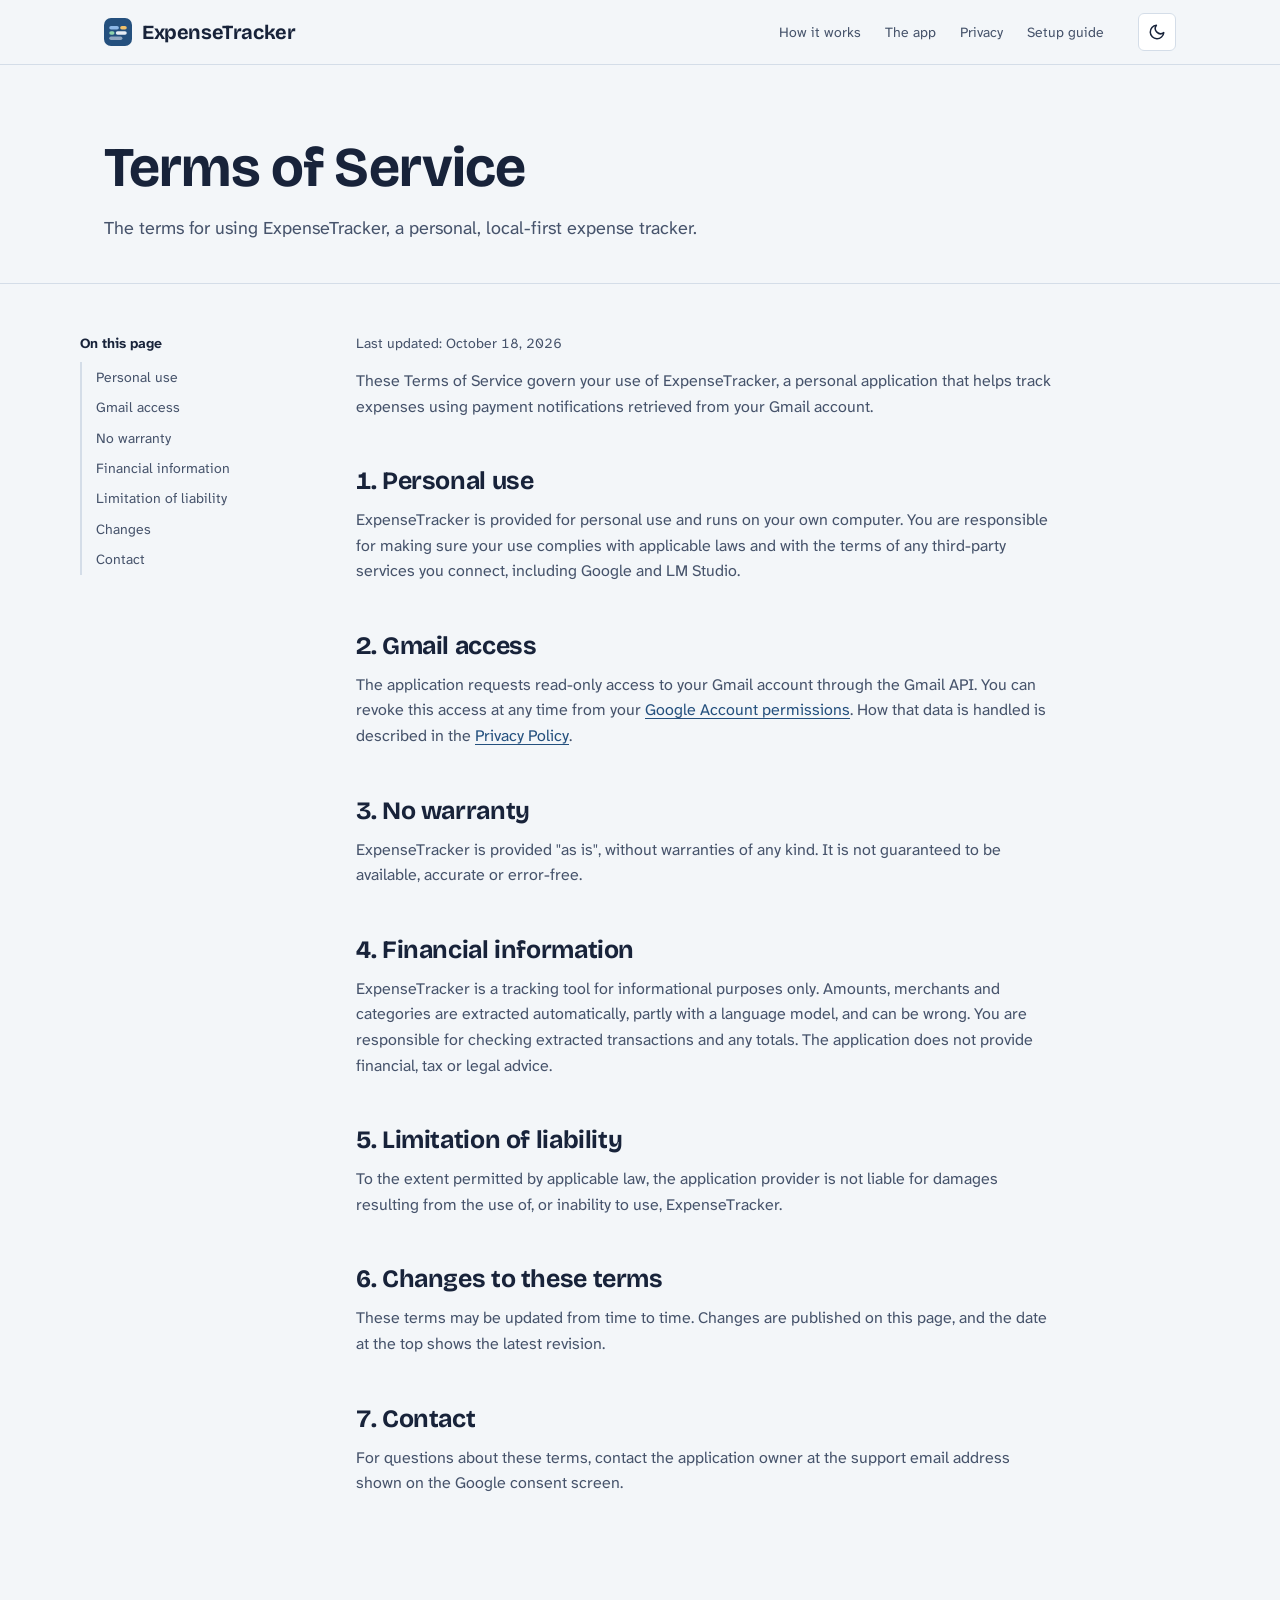
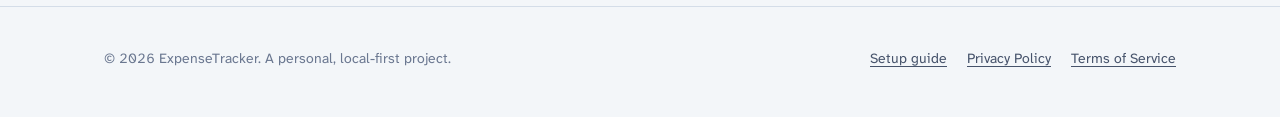
<file: terms.html>
<!DOCTYPE html>
<html lang="en">
<head>
  <meta charset="UTF-8">
  <meta name="viewport" content="width=device-width, initial-scale=1.0">
  <title>Terms of Service — ExpenseTracker</title>
  <meta name="description" content="Terms of Service for the personal ExpenseTracker application.">
  <meta name="color-scheme" content="light dark">
  <link rel="icon" href="./assets/logo.svg" type="image/svg+xml">
  <script>
    (function () {
      var t;
      try { t = localStorage.getItem('et-theme'); } catch (e) {}
      if (!t) t = window.matchMedia('(prefers-color-scheme: dark)').matches ? 'dark' : 'light';
      document.documentElement.setAttribute('data-theme', t);
    })();
  </script>
  <link rel="preconnect" href="https://fonts.googleapis.com">
  <link rel="preconnect" href="https://fonts.gstatic.com" crossorigin>
  <link rel="stylesheet" href="https://fonts.googleapis.com/css2?family=Atkinson+Hyperlegible+Next:wght@400;700&family=Bricolage+Grotesque:opsz,wght@12..96,600;12..96,700&display=swap">
  <link rel="stylesheet" href="./assets/site.css">
</head>

<body>
  <a class="skip" href="#main">Skip to content</a>

  <header class="site-header">
    <div class="wrap">
      <a class="brand" href="./index.html">
        <svg width="28" height="28" viewBox="0 0 32 32" aria-hidden="true"><rect width="32" height="32" rx="8" fill="#24507e"/><rect x="6" y="9" width="11" height="4" rx="2" fill="#8db8e8"/><rect x="18.5" y="9" width="7.5" height="4" rx="2" fill="#f0c06a"/><rect x="6" y="15" width="6" height="4" rx="2" fill="#8fd3ad"/><rect x="13.5" y="15" width="12.5" height="4" rx="2" fill="#e8edf5"/><rect x="6" y="21" width="15" height="4" rx="2" fill="#e8edf5" opacity=".55"/></svg>
        ExpenseTracker
      </a>
      <nav class="nav" aria-label="Main">
        <a href="./index.html#how">How it works</a>
        <a href="./index.html#tour">The app</a>
        <a href="./index.html#privacy">Privacy</a>
        <a href="./setup.html">Setup guide</a>
      </nav>
      <button class="theme-toggle" type="button" data-theme-toggle aria-label="Switch theme">
        <svg class="i-moon" width="18" height="18" viewBox="0 0 24 24" fill="none" stroke="currentColor" stroke-width="2" stroke-linecap="round" stroke-linejoin="round" aria-hidden="true"><path d="M21 12.8A9 9 0 1 1 11.2 3a7 7 0 0 0 9.8 9.8z"/></svg>
        <svg class="i-sun" width="18" height="18" viewBox="0 0 24 24" fill="none" stroke="currentColor" stroke-width="2" stroke-linecap="round" aria-hidden="true"><circle cx="12" cy="12" r="4.5"/><path d="M12 1.5v2.5M12 20v2.5M1.5 12H4M20 12h2.5M4.6 4.6l1.8 1.8M17.6 17.6l1.8 1.8M4.6 19.4l1.8-1.8M17.6 6.4l1.8-1.8"/></svg>
      </button>
    </div>
  </header>

  <main id="main">
    <section class="page-hero">
      <div class="wrap">
        <h1>Terms of Service</h1>
        <p>The terms for using ExpenseTracker, a personal, local-first expense tracker.</p>
      </div>
    </section>

    <div class="wrap prose-layout">
      <nav class="toc" aria-label="On this page">
        <p>On this page</p>
        <ol>
          <li><a href="#personal">Personal use</a></li>
          <li><a href="#gmail">Gmail access</a></li>
          <li><a href="#warranty">No warranty</a></li>
          <li><a href="#financial">Financial information</a></li>
          <li><a href="#liability">Limitation of liability</a></li>
          <li><a href="#changes">Changes</a></li>
          <li><a href="#contact">Contact</a></li>
        </ol>
      </nav>

      <article class="prose">
        <p class="meta">Last updated: October 18, 2026</p>

        <p>
          These Terms of Service govern your use of ExpenseTracker, a personal application that helps
          track expenses using payment notifications retrieved from your Gmail account.
        </p>

        <h2 id="personal">1. Personal use</h2>
        <p>
          ExpenseTracker is provided for personal use and runs on your own computer. You are responsible
          for making sure your use complies with applicable laws and with the terms of any third-party
          services you connect, including Google and LM Studio.
        </p>

        <h2 id="gmail">2. Gmail access</h2>
        <p>
          The application requests read-only access to your Gmail account through the Gmail API. You can
          revoke this access at any time from your
          <a href="https://myaccount.google.com/permissions" target="_blank" rel="noopener noreferrer">Google Account permissions</a>.
          How that data is handled is described in the <a href="./privacy.html">Privacy Policy</a>.
        </p>

        <h2 id="warranty">3. No warranty</h2>
        <p>
          ExpenseTracker is provided "as is", without warranties of any kind. It is not guaranteed to be
          available, accurate or error-free.
        </p>

        <h2 id="financial">4. Financial information</h2>
        <p>
          ExpenseTracker is a tracking tool for informational purposes only. Amounts, merchants and
          categories are extracted automatically, partly with a language model, and can be wrong. You are
          responsible for checking extracted transactions and any totals. The application does not
          provide financial, tax or legal advice.
        </p>

        <h2 id="liability">5. Limitation of liability</h2>
        <p>
          To the extent permitted by applicable law, the application provider is not liable for damages
          resulting from the use of, or inability to use, ExpenseTracker.
        </p>

        <h2 id="changes">6. Changes to these terms</h2>
        <p>
          These terms may be updated from time to time. Changes are published on this page, and the date
          at the top shows the latest revision.
        </p>

        <h2 id="contact">7. Contact</h2>
        <p>
          For questions about these terms, contact the application owner at the support email address
          shown on the Google consent screen.
        </p>
      </article>
    </div>
  </main>

  <footer class="site-footer">
    <div class="wrap">
      <p>&copy; <span data-year>2026</span> ExpenseTracker. A personal, local-first project.</p>
      <nav aria-label="Footer">
        <a href="./setup.html">Setup guide</a>
        <a href="./privacy.html">Privacy Policy</a>
        <a href="./terms.html" aria-current="page">Terms of Service</a>
      </nav>
    </div>
  </footer>

  <script src="./assets/theme.js"></script>
</body>
</html>
</file>
<file: assets/site.css>
/* ExpenseTracker site — "carta da zucchero" tokens, shared with the app's own UI. */

:root {
  --ink: #18233a;
  --ink-soft: #46536b;
  --ink-faint: #6a7790;
  --paper: #f3f6f9;
  --surface: #ffffff;
  --sugar: #e7eef6;
  --line: #d4dde8;
  --blue: #24507e;
  --blue-ink: #ffffff;
  --ochre: #7f520a;
  --ochre-bg: #fbf0d9;
  --red: #a12a22;
  --green: #276245;
  --green-bg: #e2f1e8;

  /* Category slots, in category order (same as the app's charts). */
  --c1: #2f6db0;
  --c2: #1f8a83;
  --c3: #b5651d;
  --c4: #7a4fa3;
  --c5: #c2477a;
  --c6: #4f8a2f;
  --c7: #a8892a;
  --c8: #5a6f8f;

  --f-display: 'Bricolage Grotesque', 'Segoe UI', system-ui, sans-serif;
  --f-text: 'Atkinson Hyperlegible Next', 'Atkinson Hyperlegible', 'Segoe UI', system-ui, sans-serif;

  --t-xs: 13px;
  --t-sm: 14px;
  --t-md: 16px;
  --t-lg: 20px;
  --t-xl: 25px;
  --t-2xl: 39px;

  --r-control: 6px;
  --r-panel: 10px;
  --wrap: 1120px;
  --gutter: 24px;

  color-scheme: light;
}

@media (prefers-color-scheme: dark) {
  :root:not([data-theme='light']) {
    --ink: #e8edf5;
    --ink-soft: #b9c4d6;
    --ink-faint: #8d9ab0;
    --paper: #111824;
    --surface: #18202e;
    --sugar: #1f2a3c;
    --line: #2c3a50;
    --blue: #8db8e8;
    --blue-ink: #0f1a2a;
    --ochre: #f0c06a;
    --ochre-bg: #3a2e17;
    --red: #f19a92;
    --green: #8fd3ad;
    --green-bg: #1b3328;
    --c1: #6ea6e6;
    --c2: #4fc2b8;
    --c3: #e39a5a;
    --c4: #b08ad6;
    --c5: #e67fa9;
    --c6: #8cc56a;
    --c7: #d6b85a;
    --c8: #93a6c4;
    color-scheme: dark;
  }
}

:root[data-theme='dark'] {
  --ink: #e8edf5;
  --ink-soft: #b9c4d6;
  --ink-faint: #8d9ab0;
  --paper: #111824;
  --surface: #18202e;
  --sugar: #1f2a3c;
  --line: #2c3a50;
  --blue: #8db8e8;
  --blue-ink: #0f1a2a;
  --ochre: #f0c06a;
  --ochre-bg: #3a2e17;
  --red: #f19a92;
  --green: #8fd3ad;
  --green-bg: #1b3328;
  --c1: #6ea6e6;
  --c2: #4fc2b8;
  --c3: #e39a5a;
  --c4: #b08ad6;
  --c5: #e67fa9;
  --c6: #8cc56a;
  --c7: #d6b85a;
  --c8: #93a6c4;
  color-scheme: dark;
}

*,
*::before,
*::after {
  box-sizing: border-box;
}

html {
  -webkit-text-size-adjust: 100%;
  scroll-padding-top: 88px;
}

body {
  margin: 0;
  background: var(--paper);
  color: var(--ink);
  font-family: var(--f-text);
  font-size: var(--t-md);
  line-height: 1.6;
  font-variant-numeric: tabular-nums;
  transition: background-color 0.2s ease, color 0.2s ease;
}

h1,
h2,
h3 {
  font-family: var(--f-display);
  line-height: 1.12;
  letter-spacing: -0.015em;
  margin: 0;
  text-wrap: balance;
}

p {
  margin: 0;
  text-wrap: pretty;
}

a {
  color: var(--blue);
  text-underline-offset: 3px;
  text-decoration-thickness: 1px;
}

a:hover {
  text-decoration-thickness: 2px;
}

code,
kbd,
pre {
  font-family: ui-monospace, 'Cascadia Code', Consolas, monospace;
  font-size: 0.9em;
}

:not(pre) > code {
  background: var(--sugar);
  padding: 0.1em 0.35em;
  border-radius: 4px;
  overflow-wrap: anywhere;
}

:focus-visible {
  outline: 3px solid var(--blue);
  outline-offset: 2px;
  border-radius: 3px;
}

.skip {
  position: absolute;
  left: 16px;
  top: -60px;
  z-index: 100;
  background: var(--blue);
  color: var(--blue-ink);
  padding: 8px 14px;
  border-radius: var(--r-control);
}

.skip:focus {
  top: 12px;
}

.visually-hidden {
  position: absolute;
  width: 1px;
  height: 1px;
  overflow: hidden;
  clip: rect(0 0 0 0);
  white-space: nowrap;
}

.wrap {
  max-width: var(--wrap);
  margin: 0 auto;
  padding: 0 var(--gutter);
}

/* ---------- Header ---------- */

.site-header {
  position: sticky;
  top: 0;
  z-index: 50;
  background: color-mix(in srgb, var(--paper) 88%, transparent);
  backdrop-filter: blur(10px);
  -webkit-backdrop-filter: blur(10px);
  border-bottom: 1px solid var(--line);
}

.site-header .wrap {
  display: flex;
  align-items: center;
  gap: 24px;
  height: 64px;
}

.brand {
  display: inline-flex;
  align-items: center;
  gap: 10px;
  font-family: var(--f-display);
  font-weight: 700;
  font-size: var(--t-lg);
  color: var(--ink);
  text-decoration: none;
  letter-spacing: -0.02em;
}

.brand svg {
  flex: none;
}

.nav {
  display: flex;
  gap: 4px;
  margin-left: auto;
}

.nav a {
  color: var(--ink-soft);
  text-decoration: none;
  font-size: var(--t-sm);
  padding: 6px 10px;
  border-radius: var(--r-control);
}

.nav a:hover,
.nav a[aria-current='page'] {
  color: var(--ink);
  background: var(--sugar);
}

.theme-toggle {
  flex: none;
  display: inline-grid;
  place-items: center;
  width: 38px;
  height: 38px;
  border: 1px solid var(--line);
  border-radius: var(--r-control);
  background: var(--surface);
  color: var(--ink);
  cursor: pointer;
}

.theme-toggle:hover {
  border-color: var(--ink-faint);
}

.theme-toggle .i-sun {
  display: none;
}

:root[data-theme='dark'] .theme-toggle .i-sun {
  display: block;
}

:root[data-theme='dark'] .theme-toggle .i-moon {
  display: none;
}

@media (max-width: 760px) {
  .site-header .wrap {
    height: auto;
    flex-wrap: wrap;
    padding-top: 10px;
    padding-bottom: 10px;
    gap: 8px 12px;
  }

  .nav {
    order: 3;
    width: 100%;
    margin-left: -10px;
    overflow-x: auto;
  }

  .theme-toggle {
    margin-left: auto;
  }

  html {
    scroll-padding-top: 120px;
  }
}

/* ---------- Buttons ---------- */

.btn {
  display: inline-flex;
  align-items: center;
  gap: 8px;
  min-height: 44px;
  padding: 10px 18px;
  border-radius: var(--r-control);
  font: 600 var(--t-md) / 1.2 var(--f-text);
  text-decoration: none;
  border: 1px solid transparent;
}

.btn-primary {
  background: var(--blue);
  color: var(--blue-ink);
}

.btn-primary:hover {
  filter: brightness(1.08);
}

.btn-quiet {
  color: var(--ink);
  border-color: var(--line);
  background: var(--surface);
}

.btn-quiet:hover {
  border-color: var(--ink-faint);
}

/* ---------- Sections ---------- */

.section {
  padding: 96px 0;
}

.section + .section {
  border-top: 1px solid var(--line);
}

.section-head {
  max-width: 680px;
  margin-bottom: 48px;
}

.section-head h2 {
  font-size: var(--t-2xl);
  margin-bottom: 14px;
}

.section-head p {
  color: var(--ink-soft);
  font-size: 18px;
}

.band {
  background: var(--sugar);
}

@media (max-width: 760px) {
  .section {
    padding: 64px 0;
  }

  .section-head h2 {
    font-size: 30px;
  }
}

/* ---------- Footer ---------- */

.site-footer {
  border-top: 1px solid var(--line);
  padding: 40px 0 48px;
  color: var(--ink-faint);
  font-size: var(--t-sm);
}

.site-footer .wrap {
  display: flex;
  flex-wrap: wrap;
  gap: 16px 32px;
  align-items: center;
  justify-content: space-between;
}

.site-footer nav {
  display: flex;
  flex-wrap: wrap;
  gap: 8px 20px;
}

.site-footer a {
  color: var(--ink-soft);
}

/* ---------- Prose pages (setup, privacy, terms) ---------- */

.page-hero {
  padding: 72px 0 40px;
  border-bottom: 1px solid var(--line);
}

.page-hero h1 {
  font-size: clamp(36px, 6vw, 56px);
  margin-bottom: 14px;
}

.page-hero p {
  color: var(--ink-soft);
  font-size: 18px;
  max-width: 640px;
}

.prose-layout {
  display: grid;
  grid-template-columns: 220px minmax(0, 1fr);
  gap: 56px;
  padding: 48px 0 96px;
}

.toc {
  position: sticky;
  top: 96px;
  align-self: start;
  font-size: var(--t-sm);
}

.toc p {
  font-weight: 700;
  margin-bottom: 8px;
}

.toc ol {
  list-style: none;
  margin: 0;
  padding: 0;
  border-left: 2px solid var(--line);
}

.toc a {
  display: block;
  padding: 4px 0 4px 14px;
  margin-left: -2px;
  border-left: 2px solid transparent;
  color: var(--ink-soft);
  text-decoration: none;
}

.toc a:hover {
  color: var(--ink);
  border-left-color: var(--blue);
}

.prose {
  max-width: 70ch;
}

.prose h2 {
  font-size: var(--t-xl);
  margin: 48px 0 12px;
}

.prose h2:first-child {
  margin-top: 0;
}

.prose h3 {
  font-size: var(--t-lg);
  margin: 28px 0 8px;
}

.prose p,
.prose ul,
.prose ol {
  color: var(--ink-soft);
  margin: 0 0 14px;
}

.prose li + li {
  margin-top: 6px;
}

.prose strong {
  color: var(--ink);
}

.meta {
  color: var(--ink-faint);
  font-size: var(--t-sm);
  margin-bottom: 28px;
}

.notice {
  border-left: 4px solid var(--blue);
  background: var(--sugar);
  padding: 16px 20px;
  border-radius: 0 var(--r-panel) var(--r-panel) 0;
  margin: 0 0 32px;
  color: var(--ink);
}

pre.term {
  background: var(--surface);
  border: 1px solid var(--line);
  border-radius: var(--r-panel);
  padding: 16px 18px;
  overflow-x: auto;
  line-height: 1.7;
  margin: 0 0 18px;
  color: var(--ink);
}

pre.term .c {
  color: var(--ink-faint);
}

.table-scroll {
  overflow-x: auto;
  margin: 0 0 18px;
  border: 1px solid var(--line);
  border-radius: var(--r-panel);
  background: var(--surface);
}

table.data {
  border-collapse: collapse;
  width: 100%;
  font-size: var(--t-sm);
}

table.data th,
table.data td {
  text-align: left;
  padding: 10px 14px;
  border-bottom: 1px solid var(--line);
  vertical-align: top;
}

table.data th {
  background: var(--sugar);
  font-weight: 700;
  color: var(--ink);
}

table.data tr:last-child td {
  border-bottom: 0;
}

table.data td {
  color: var(--ink-soft);
}

@media (max-width: 860px) {
  .prose-layout {
    grid-template-columns: 1fr;
    gap: 24px;
  }

  .toc {
    position: static;
  }
}

@media (prefers-reduced-motion: reduce) {
  *,
  *::before,
  *::after {
    animation-duration: 0.01ms !important;
    animation-iteration-count: 1 !important;
    transition-duration: 0.01ms !important;
  }
}
</file>
<file: assets/home.css>
/* Landing page only. */

/* ---------- Hero ---------- */

.hero {
  padding: 80px 0 96px;
}

.hero .wrap {
  display: grid;
  grid-template-columns: minmax(0, 1.05fr) minmax(0, 1fr);
  gap: 64px;
  align-items: center;
}

.hero h1 {
  font-size: clamp(40px, 6.4vw, 68px);
  font-weight: 700;
  letter-spacing: -0.035em;
  line-height: 1.02;
  margin-bottom: 24px;
}

.hero-lede {
  font-size: 19px;
  color: var(--ink-soft);
  max-width: 34em;
  margin-bottom: 32px;
}

.hero-actions {
  display: flex;
  flex-wrap: wrap;
  gap: 12px;
  margin-bottom: 32px;
}

.hero-facts {
  list-style: none;
  padding: 0;
  margin: 0;
  display: flex;
  flex-wrap: wrap;
  gap: 8px 24px;
  font-size: var(--t-sm);
  color: var(--ink-soft);
}

.hero-facts li {
  display: inline-flex;
  align-items: center;
  gap: 8px;
}

.hero-facts svg {
  color: var(--green);
  flex: none;
}

@media (max-width: 960px) {
  .hero {
    padding: 48px 0 72px;
  }

  .hero .wrap {
    grid-template-columns: 1fr;
    gap: 48px;
  }
}

/* ---------- Hero demo: an email becoming a ledger row ---------- */

.demo {
  position: relative;
  margin: 0;
}

.mail {
  background: var(--surface);
  border: 1px solid var(--line);
  border-radius: var(--r-panel);
  overflow: hidden;
}

.mail-head {
  margin: 0;
  display: grid;
  grid-template-columns: auto 1fr;
  gap: 2px 12px;
  padding: 14px 18px;
  border-bottom: 1px solid var(--line);
  font-size: var(--t-xs);
  color: var(--ink-faint);
}

.mail-head dd {
  margin: 0;
  color: var(--ink);
  overflow-wrap: anywhere;
}

.mail-head .subject {
  font-weight: 700;
}

.mail-body {
  padding: 18px;
  font-size: 15px;
  color: var(--ink-soft);
  line-height: 1.7;
}

.mail-body p + p {
  margin-top: 10px;
}

.mark {
  border-radius: 3px;
  padding: 0 2px;
  margin: 0 -2px;
  box-shadow: inset 0 -2px 0 transparent;
  transition: background-color 0.3s ease;
}

.flow {
  display: flex;
  justify-content: center;
  padding: 10px 0;
  color: var(--ink-faint);
}

.fields {
  display: grid;
  grid-template-columns: repeat(3, minmax(0, 1fr));
  gap: 8px;
}

.field {
  background: var(--surface);
  border: 1px solid var(--line);
  border-radius: var(--r-control);
  padding: 8px 12px;
  min-width: 0;
}

.field dt {
  font-size: var(--t-xs);
  color: var(--ink-faint);
}

.field dd {
  margin: 0;
  font-weight: 700;
  overflow-wrap: anywhere;
}

.field[data-k='price'] {
  border-left: 3px solid var(--c1);
}

.field[data-k='currency'] {
  border-left: 3px solid var(--c2);
}

.field[data-k='merchant'] {
  border-left: 3px solid var(--c4);
}

.row {
  margin-top: 8px;
  display: grid;
  grid-template-columns: auto 1fr auto;
  gap: 4px 16px;
  align-items: center;
  background: var(--surface);
  border: 1px solid var(--line);
  border-radius: var(--r-panel);
  padding: 14px 18px;
  box-shadow: 0 12px 32px -18px rgb(24 35 58 / 0.45);
}

.row-date {
  font-size: var(--t-xs);
  color: var(--ink-faint);
  grid-row: span 2;
  text-align: center;
  line-height: 1.25;
  padding-right: 16px;
  border-right: 1px solid var(--line);
}

.row-date strong {
  display: block;
  font-family: var(--f-display);
  font-size: 22px;
  color: var(--ink);
}

.row-merchant {
  font-weight: 700;
}

.row-amount {
  font-weight: 700;
  font-size: 18px;
  text-align: right;
}

.row-meta {
  display: flex;
  flex-wrap: wrap;
  gap: 6px;
  font-size: var(--t-xs);
}

.row-state {
  text-align: right;
  font-size: var(--t-xs);
}

.chip {
  display: inline-flex;
  align-items: center;
  gap: 6px;
  padding: 2px 8px;
  border-radius: 999px;
  background: var(--sugar);
  color: var(--ink-soft);
  font-size: var(--t-xs);
  white-space: nowrap;
}

.chip .dot {
  width: 8px;
  height: 8px;
  border-radius: 50%;
  background: var(--c1);
}

.state-ok {
  color: var(--green);
  background: var(--green-bg);
}

.state-review {
  color: var(--ochre);
  background: var(--ochre-bg);
}

.replay {
  margin-top: 14px;
  background: none;
  border: 0;
  padding: 6px 0;
  color: var(--ink-faint);
  font: inherit;
  font-size: var(--t-sm);
  cursor: pointer;
  display: inline-flex;
  align-items: center;
  gap: 6px;
}

.replay:hover {
  color: var(--ink);
}

/* The single orchestrated moment: highlight, extract, file. */
.demo.play .m-price {
  animation: hl-1 0.5s 0.5s ease forwards;
}

.demo.play .m-cur {
  animation: hl-2 0.5s 0.9s ease forwards;
}

.demo.play .m-merchant {
  animation: hl-4 0.5s 1.3s ease forwards;
}

.demo.play .field {
  opacity: 0;
  transform: translateY(-8px);
  animation: drop 0.45s ease forwards;
}

.demo.play .field[data-k='price'] {
  animation-delay: 1.9s;
}

.demo.play .field[data-k='currency'] {
  animation-delay: 2.05s;
}

.demo.play .field[data-k='merchant'] {
  animation-delay: 2.2s;
}

.demo.play .flow {
  opacity: 0;
  animation: fade 0.4s 1.7s ease forwards;
}

.demo.play .row {
  opacity: 0;
  transform: translateY(-12px) scale(0.98);
  animation: drop 0.6s 2.9s cubic-bezier(0.2, 0.8, 0.2, 1) forwards;
}

.demo:not(.play) .mark.m-price {
  background: color-mix(in srgb, var(--c1) 22%, transparent);
  box-shadow: inset 0 -2px 0 var(--c1);
}

.demo:not(.play) .mark.m-cur {
  background: color-mix(in srgb, var(--c2) 22%, transparent);
  box-shadow: inset 0 -2px 0 var(--c2);
}

.demo:not(.play) .mark.m-merchant {
  background: color-mix(in srgb, var(--c4) 22%, transparent);
  box-shadow: inset 0 -2px 0 var(--c4);
}

@keyframes hl-1 {
  to {
    background: color-mix(in srgb, var(--c1) 22%, transparent);
    box-shadow: inset 0 -2px 0 var(--c1);
  }
}

@keyframes hl-2 {
  to {
    background: color-mix(in srgb, var(--c2) 22%, transparent);
    box-shadow: inset 0 -2px 0 var(--c2);
  }
}

@keyframes hl-4 {
  to {
    background: color-mix(in srgb, var(--c4) 22%, transparent);
    box-shadow: inset 0 -2px 0 var(--c4);
  }
}

@keyframes drop {
  to {
    opacity: 1;
    transform: none;
  }
}

@keyframes fade {
  to {
    opacity: 1;
  }
}

@media (max-width: 520px) {
  .fields {
    grid-template-columns: 1fr 1fr;
  }

  .field[data-k='merchant'] {
    grid-column: span 2;
  }

  .row {
    grid-template-columns: auto 1fr;
  }

  .row-amount,
  .row-state {
    text-align: left;
  }

  .row-date {
    grid-row: span 3;
  }
}

/* ---------- Pipeline ---------- */

.steps {
  list-style: none;
  margin: 0;
  padding: 0;
  display: grid;
  grid-template-columns: repeat(3, minmax(0, 1fr));
  gap: 48px 40px;
  counter-reset: step;
}

.steps li {
  counter-increment: step;
  position: relative;
  padding-top: 20px;
  border-top: 2px solid var(--line);
}

.steps li::before {
  content: counter(step);
  position: absolute;
  top: -15px;
  left: 0;
  width: 28px;
  height: 28px;
  display: grid;
  place-items: center;
  border-radius: 50%;
  background: var(--blue);
  color: var(--blue-ink);
  font: 700 var(--t-sm) / 1 var(--f-text);
}

.steps h3 {
  font-size: var(--t-lg);
  margin: 6px 0 8px;
}

.steps p {
  color: var(--ink-soft);
  font-size: 15px;
}

@media (max-width: 900px) {
  .steps {
    grid-template-columns: repeat(2, minmax(0, 1fr));
  }
}

@media (max-width: 560px) {
  .steps {
    grid-template-columns: 1fr;
  }
}

/* ---------- Product tour ---------- */

.tour {
  display: grid;
  grid-template-columns: 260px minmax(0, 1fr);
  gap: 40px;
  align-items: start;
}

.tabs {
  display: flex;
  flex-direction: column;
  gap: 4px;
}

.tab {
  text-align: left;
  font: inherit;
  color: var(--ink-soft);
  background: none;
  border: 0;
  border-left: 3px solid transparent;
  padding: 10px 14px;
  border-radius: 0 var(--r-control) var(--r-control) 0;
  cursor: pointer;
}

.tab strong {
  display: block;
  color: var(--ink);
  font-family: var(--f-display);
  font-size: 18px;
}

.tab span {
  font-size: var(--t-sm);
}

.tab:hover {
  background: color-mix(in srgb, var(--surface) 60%, transparent);
}

.tab[aria-selected='true'] {
  background: var(--surface);
  border-left-color: var(--blue);
}

.screen {
  background: var(--paper);
  border: 1px solid var(--line);
  border-radius: 14px;
  overflow: hidden;
  box-shadow: 0 30px 60px -40px rgb(24 35 58 / 0.5);
}

.screen-bar {
  display: flex;
  align-items: center;
  gap: 8px;
  padding: 10px 14px;
  border-bottom: 1px solid var(--line);
  background: var(--surface);
  font-size: var(--t-xs);
  color: var(--ink-faint);
}

.screen-bar i {
  width: 10px;
  height: 10px;
  border-radius: 50%;
  background: var(--line);
}

.screen-bar span {
  margin-left: 10px;
  padding: 2px 10px;
  border-radius: 999px;
  background: var(--paper);
}

.screen-body {
  display: grid;
  grid-template-columns: 150px minmax(0, 1fr);
  min-height: 460px;
}

.rail {
  background: var(--sugar);
  padding: 16px 10px;
  font-size: var(--t-xs);
  display: flex;
  flex-direction: column;
  gap: 2px;
}

.rail b {
  font-family: var(--f-display);
  font-size: 18px;
  padding: 0 8px 12px;
}

.rail span {
  padding: 6px 8px;
  border-radius: var(--r-control);
  color: var(--ink-soft);
  display: flex;
  justify-content: space-between;
}

.rail span.on {
  background: var(--surface);
  color: var(--ink);
  font-weight: 700;
}

.rail em {
  font-style: normal;
  background: var(--ochre-bg);
  color: var(--ochre);
  border-radius: 999px;
  padding: 0 6px;
}

.pane {
  padding: 22px 24px;
  min-width: 0;
}

.pane[hidden] {
  display: none;
}

.pane h4 {
  font-family: var(--f-display);
  font-size: var(--t-xl);
  margin: 0 0 6px;
  letter-spacing: -0.015em;
}

.pane .sub {
  font-size: var(--t-sm);
  color: var(--ink-soft);
  margin-bottom: 16px;
}

.month-nav {
  display: flex;
  gap: 6px;
  font-size: var(--t-xs);
  margin-bottom: 14px;
}

.month-nav span {
  padding: 4px 10px;
  border: 1px solid var(--line);
  border-radius: var(--r-control);
  background: var(--surface);
}

.month-nav span.cur {
  font-weight: 700;
}

.big-sentence {
  font-family: var(--f-display);
  font-size: clamp(24px, 3.2vw, 34px);
  font-weight: 700;
  letter-spacing: -0.025em;
  line-height: 1.1;
  margin-bottom: 4px;
}

.ribbon {
  display: flex;
  height: 18px;
  border-radius: 5px;
  overflow: hidden;
  gap: 2px;
  margin: 16px 0 12px;
}

.ribbon i {
  display: block;
}

.legend {
  width: 100%;
  border-collapse: collapse;
  font-size: var(--t-xs);
}

.legend td {
  padding: 5px 0;
  border-bottom: 1px solid var(--line);
}

.legend td:nth-child(n + 2) {
  text-align: right;
  white-space: nowrap;
  padding-left: 12px;
}

.legend .sw {
  display: inline-block;
  width: 10px;
  height: 10px;
  border-radius: 3px;
  margin-right: 8px;
  vertical-align: -1px;
}

.mini-table {
  width: 100%;
  border-collapse: collapse;
  font-size: var(--t-xs);
  background: var(--surface);
  border: 1px solid var(--line);
  border-radius: var(--r-panel);
  overflow: hidden;
}

.mini-table th,
.mini-table td {
  padding: 8px 10px;
  border-bottom: 1px solid var(--line);
  text-align: left;
  white-space: nowrap;
}

.mini-table th {
  background: var(--sugar);
}

.mini-table td.num,
.mini-table th.num {
  text-align: right;
}

.mini-table tr:last-child td {
  border-bottom: 0;
}

.filters {
  display: flex;
  flex-wrap: wrap;
  gap: 6px;
  margin-bottom: 12px;
}

.filters span {
  font-size: var(--t-xs);
  padding: 4px 10px;
  border: 1px solid var(--line);
  border-radius: var(--r-control);
  background: var(--surface);
  color: var(--ink-soft);
}

.card-list {
  display: grid;
  gap: 10px;
}

.review-card {
  background: var(--surface);
  border: 1px solid var(--line);
  border-left: 4px solid var(--ochre);
  border-radius: var(--r-panel);
  padding: 12px 14px;
  font-size: var(--t-xs);
}

.review-card b {
  display: block;
  font-size: var(--t-sm);
  margin-bottom: 2px;
}

.review-card p {
  color: var(--ink-soft);
}

.review-card .acts {
  display: flex;
  flex-wrap: wrap;
  gap: 6px;
  margin-top: 10px;
}

.fake-btn {
  padding: 4px 10px;
  border-radius: var(--r-control);
  border: 1px solid var(--line);
  background: var(--paper);
  color: var(--ink);
}

.fake-btn.pri {
  background: var(--blue);
  color: var(--blue-ink);
  border-color: var(--blue);
}

.kv {
  display: grid;
  grid-template-columns: auto 1fr;
  gap: 8px 18px;
  font-size: var(--t-xs);
  background: var(--surface);
  border: 1px solid var(--line);
  border-radius: var(--r-panel);
  padding: 14px 16px;
  margin-bottom: 12px;
}

.kv dt {
  color: var(--ink-faint);
}

.kv dd {
  margin: 0;
}

.tour-caption {
  margin-top: 18px;
  color: var(--ink-soft);
  font-size: 15px;
  max-width: 62ch;
}

@media (max-width: 960px) {
  .tour {
    grid-template-columns: 1fr;
  }

  .tabs {
    flex-direction: row;
    overflow-x: auto;
    gap: 6px;
    padding-bottom: 4px;
  }

  .tab {
    border-left: 0;
    border-bottom: 3px solid transparent;
    border-radius: var(--r-control) var(--r-control) 0 0;
    flex: none;
  }

  .tab span {
    display: none;
  }

  .tab[aria-selected='true'] {
    border-bottom-color: var(--blue);
  }
}

@media (max-width: 640px) {
  .screen-body {
    grid-template-columns: 1fr;
  }

  .rail {
    display: none;
  }

  .pane {
    padding: 18px 16px;
    overflow-x: auto;
  }
}

/* ---------- Supported notifications ---------- */

.subject {
  font-weight: 700;
  color: var(--ink);
}

.pill-note {
  display: inline-block;
  font-size: var(--t-xs);
  color: var(--ochre);
  background: var(--ochre-bg);
  border-radius: 999px;
  padding: 1px 8px;
  margin-top: 4px;
}

.excluded {
  margin-top: 20px;
  color: var(--ink-soft);
  font-size: 15px;
  max-width: 70ch;
}

/* ---------- Privacy ---------- */

.privacy-grid {
  display: grid;
  grid-template-columns: minmax(0, 1.1fr) minmax(0, 1fr);
  gap: 56px;
  align-items: start;
}

.netmap {
  margin: 0;
  background: var(--surface);
  border: 1px solid var(--line);
  border-radius: 14px;
  padding: 24px;
}

.netmap svg {
  width: 100%;
  height: auto;
  display: block;
}

.netmap .pc {
  fill: var(--sugar);
  stroke: var(--blue);
}

.netmap .box {
  fill: var(--surface);
  stroke: var(--line);
}

.netmap .t {
  fill: var(--ink);
  font: 700 14px var(--f-text);
}

.netmap .s {
  fill: var(--ink-faint);
  font: 12px var(--f-text);
}

.netmap .lnk {
  stroke: var(--blue);
  stroke-width: 2;
  fill: none;
}

.netmap .no {
  stroke: var(--red);
  stroke-width: 2;
  fill: none;
  stroke-dasharray: 5 5;
}

.netmap .no-t {
  fill: var(--red);
  font: 12px var(--f-text);
}

.netmap figcaption {
  margin-top: 14px;
  font-size: var(--t-sm);
  color: var(--ink-soft);
}

.guarantees {
  list-style: none;
  margin: 0;
  padding: 0;
  display: grid;
  gap: 22px;
}

.guarantees li {
  display: grid;
  grid-template-columns: 28px 1fr;
  gap: 14px;
}

.guarantees svg {
  color: var(--blue);
  margin-top: 3px;
}

.guarantees h3 {
  font-size: 18px;
  margin-bottom: 4px;
}

.guarantees p {
  color: var(--ink-soft);
  font-size: 15px;
}

@media (max-width: 900px) {
  .privacy-grid {
    grid-template-columns: 1fr;
  }
}

/* ---------- Accuracy ---------- */

.accuracy {
  display: grid;
  grid-template-columns: minmax(0, 1fr) minmax(0, 1fr);
  gap: 56px;
}

.accuracy h3 {
  font-size: var(--t-lg);
  margin-bottom: 10px;
}

.accuracy p {
  color: var(--ink-soft);
  margin-bottom: 16px;
}

.meter {
  margin: 0 0 14px;
}

.meter-head {
  display: flex;
  justify-content: space-between;
  font-size: var(--t-sm);
  margin-bottom: 6px;
}

.meter-head b {
  font-weight: 700;
}

.meter-track {
  height: 10px;
  border-radius: 5px;
  background: var(--line);
  overflow: hidden;
}

.meter-track i {
  display: block;
  height: 100%;
  background: var(--blue);
  border-radius: 5px;
}

.meter-track i.weak {
  background: var(--ink-faint);
}

@media (max-width: 860px) {
  .accuracy {
    grid-template-columns: 1fr;
  }
}

/* ---------- Toolkit ---------- */

.toolkit {
  display: grid;
  grid-template-columns: repeat(2, minmax(0, 1fr));
  gap: 0 56px;
}

.tool {
  padding: 24px 0;
  border-top: 1px solid var(--line);
  display: grid;
  grid-template-columns: 40px 1fr;
  gap: 16px;
}

.tool svg {
  color: var(--blue);
}

.tool h3 {
  font-size: 18px;
  margin-bottom: 6px;
}

.tool p {
  color: var(--ink-soft);
  font-size: 15px;
}

@media (max-width: 760px) {
  .toolkit {
    grid-template-columns: 1fr;
  }
}

/* ---------- Get started ---------- */

.start {
  display: grid;
  grid-template-columns: minmax(0, 0.9fr) minmax(0, 1.1fr);
  gap: 56px;
  align-items: center;
}

.start h2 {
  font-size: var(--t-2xl);
  margin-bottom: 14px;
}

.start p {
  color: var(--ink-soft);
  font-size: 18px;
  margin-bottom: 24px;
}

.console {
  background: #18233a;
  color: #e8edf5;
  border-radius: 14px;
  padding: 20px 22px;
  overflow-x: auto;
  font-size: 14px;
  line-height: 1.8;
  margin: 0;
}

:root[data-theme='dark'] .console {
  background: #0b111b;
  border: 1px solid var(--line);
}

.console .c {
  color: #8d9ab0;
}

.console .p {
  color: #8db8e8;
  user-select: none;
}

@media (max-width: 860px) {
  .start {
    grid-template-columns: 1fr;
  }

  .start h2 {
    font-size: 30px;
  }
}
</file>
